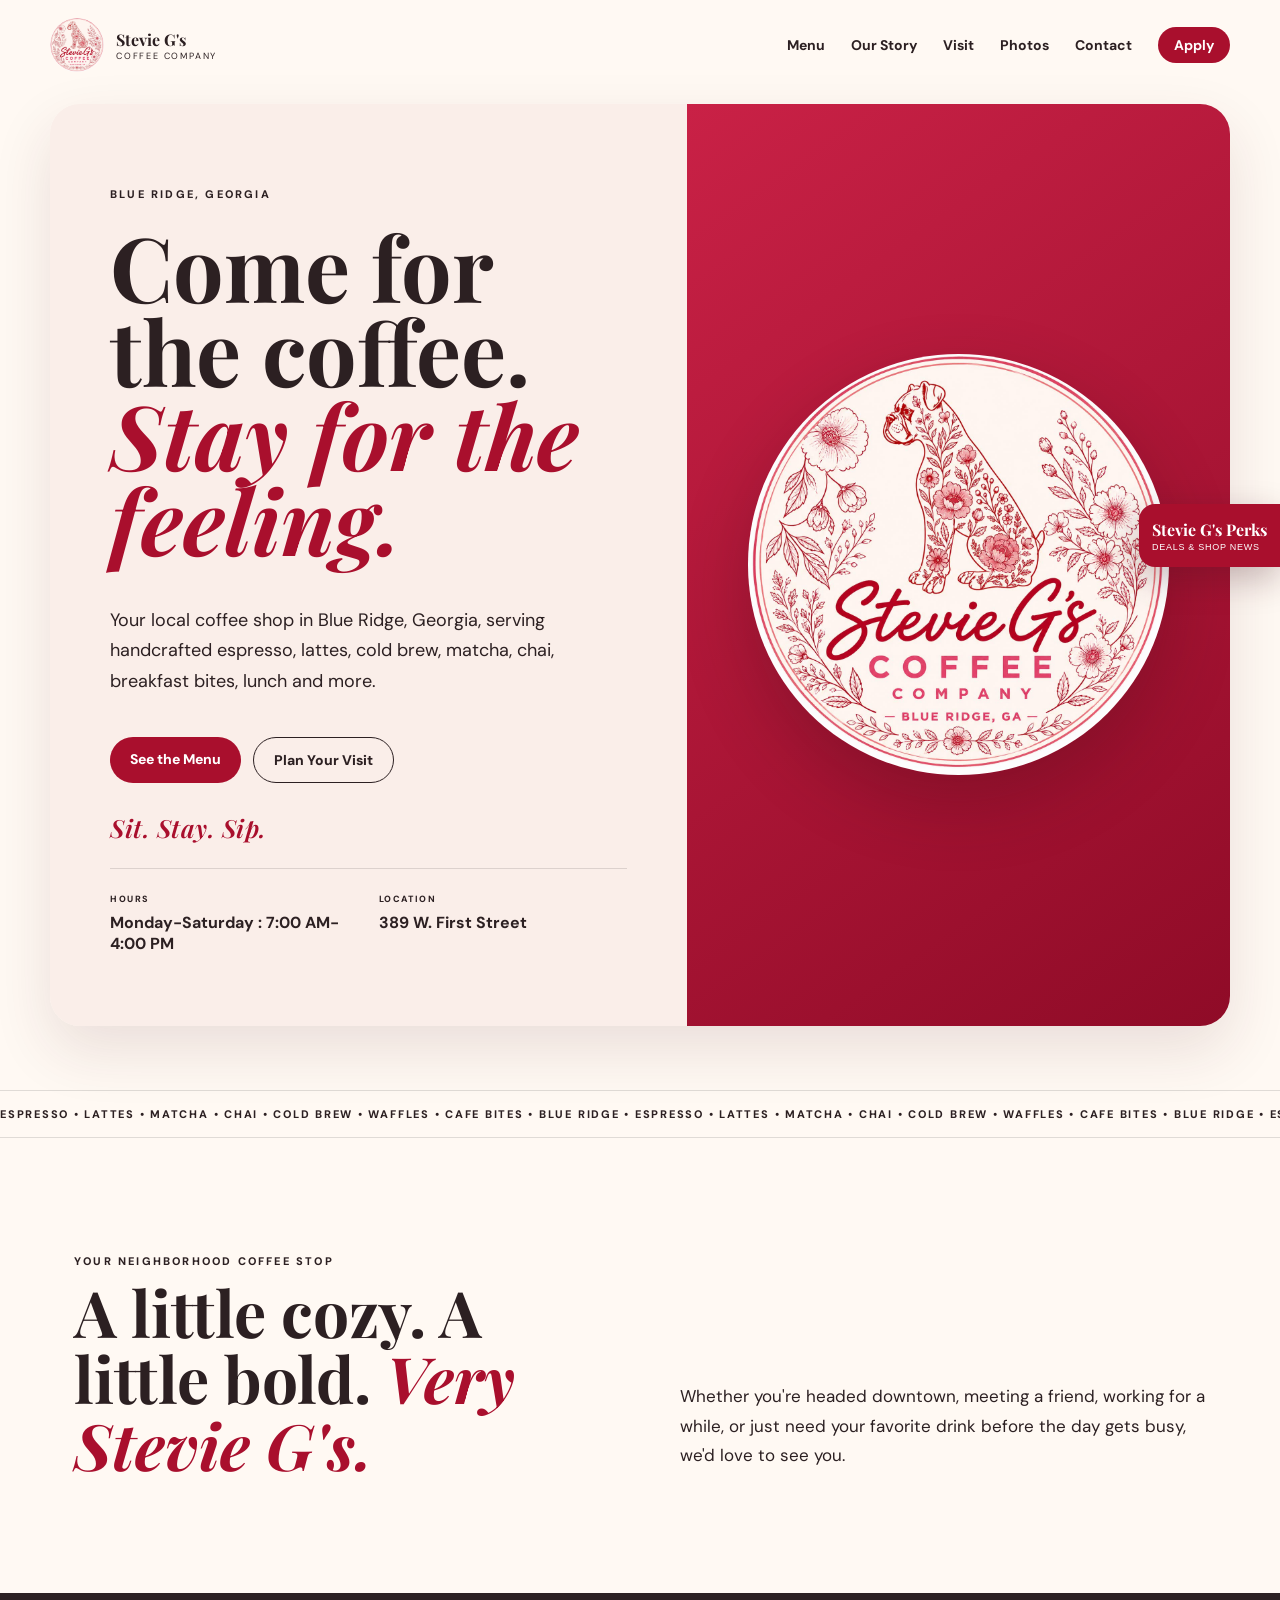
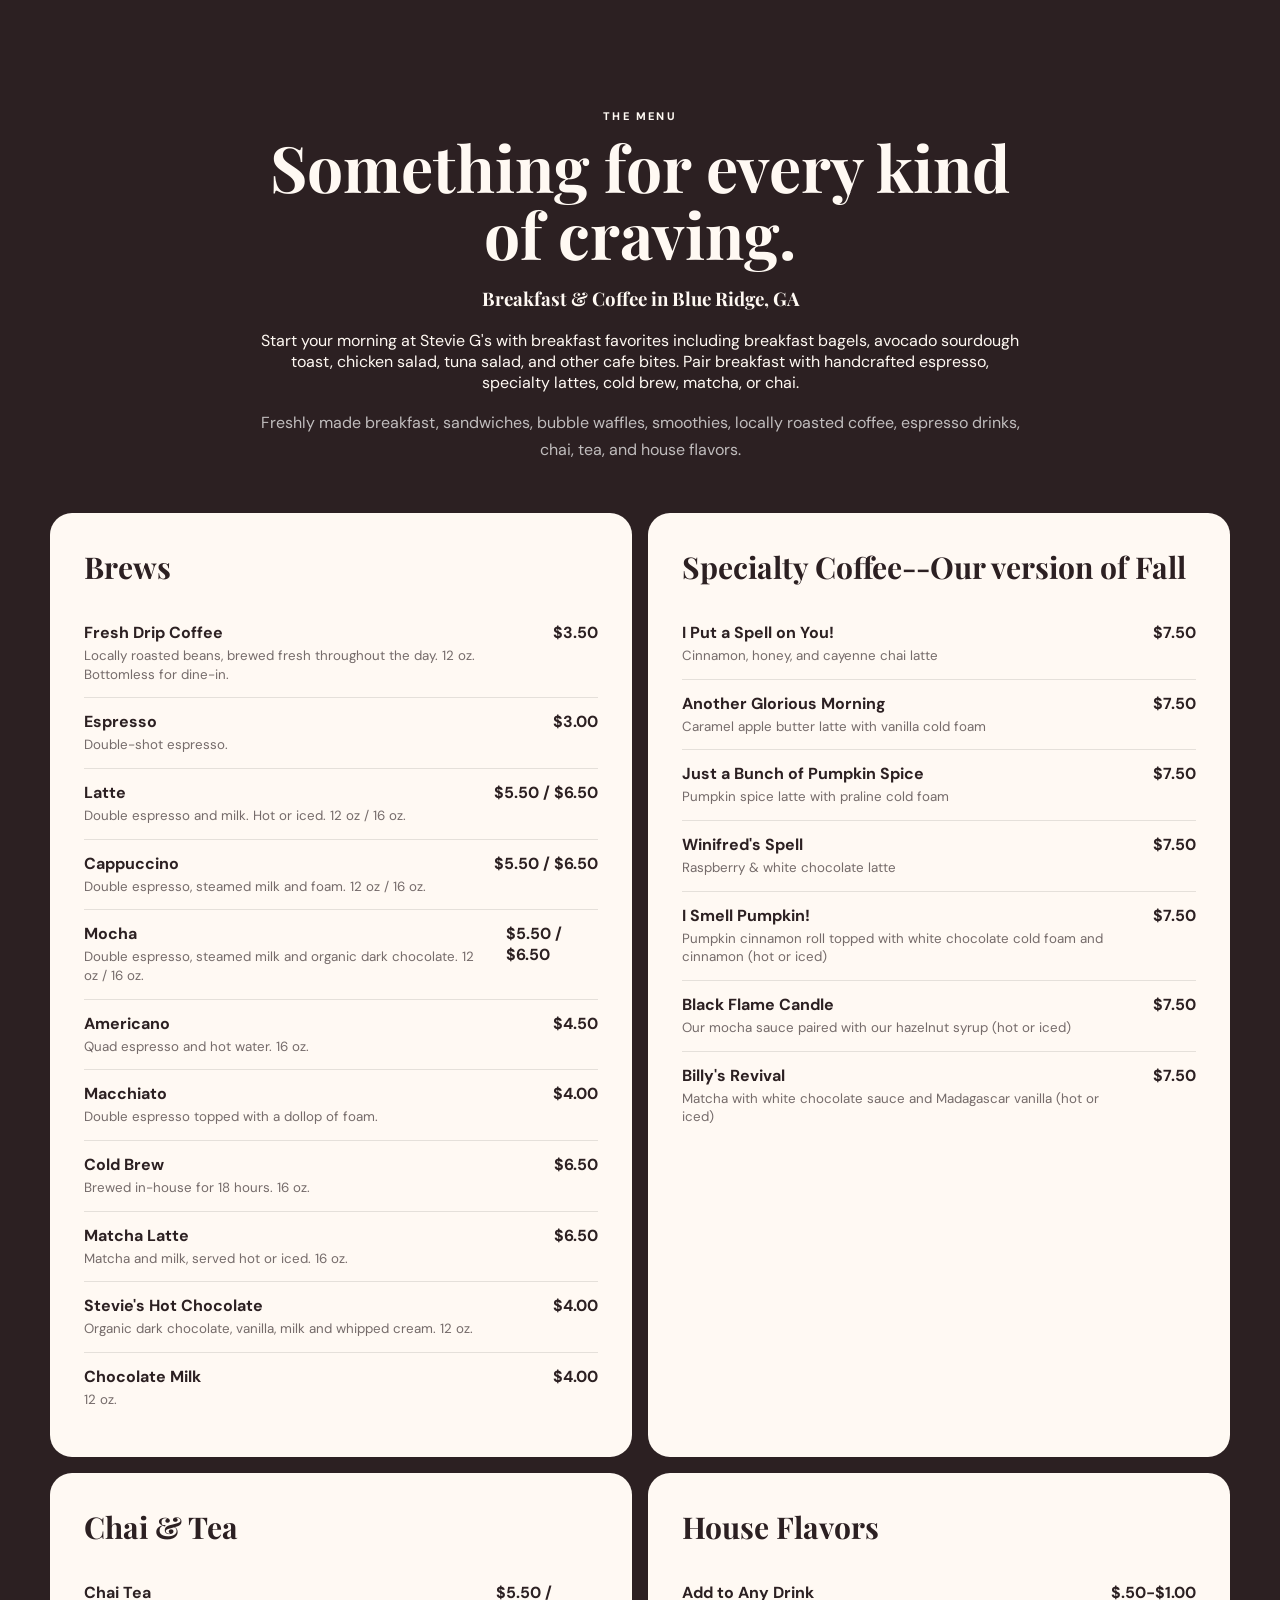
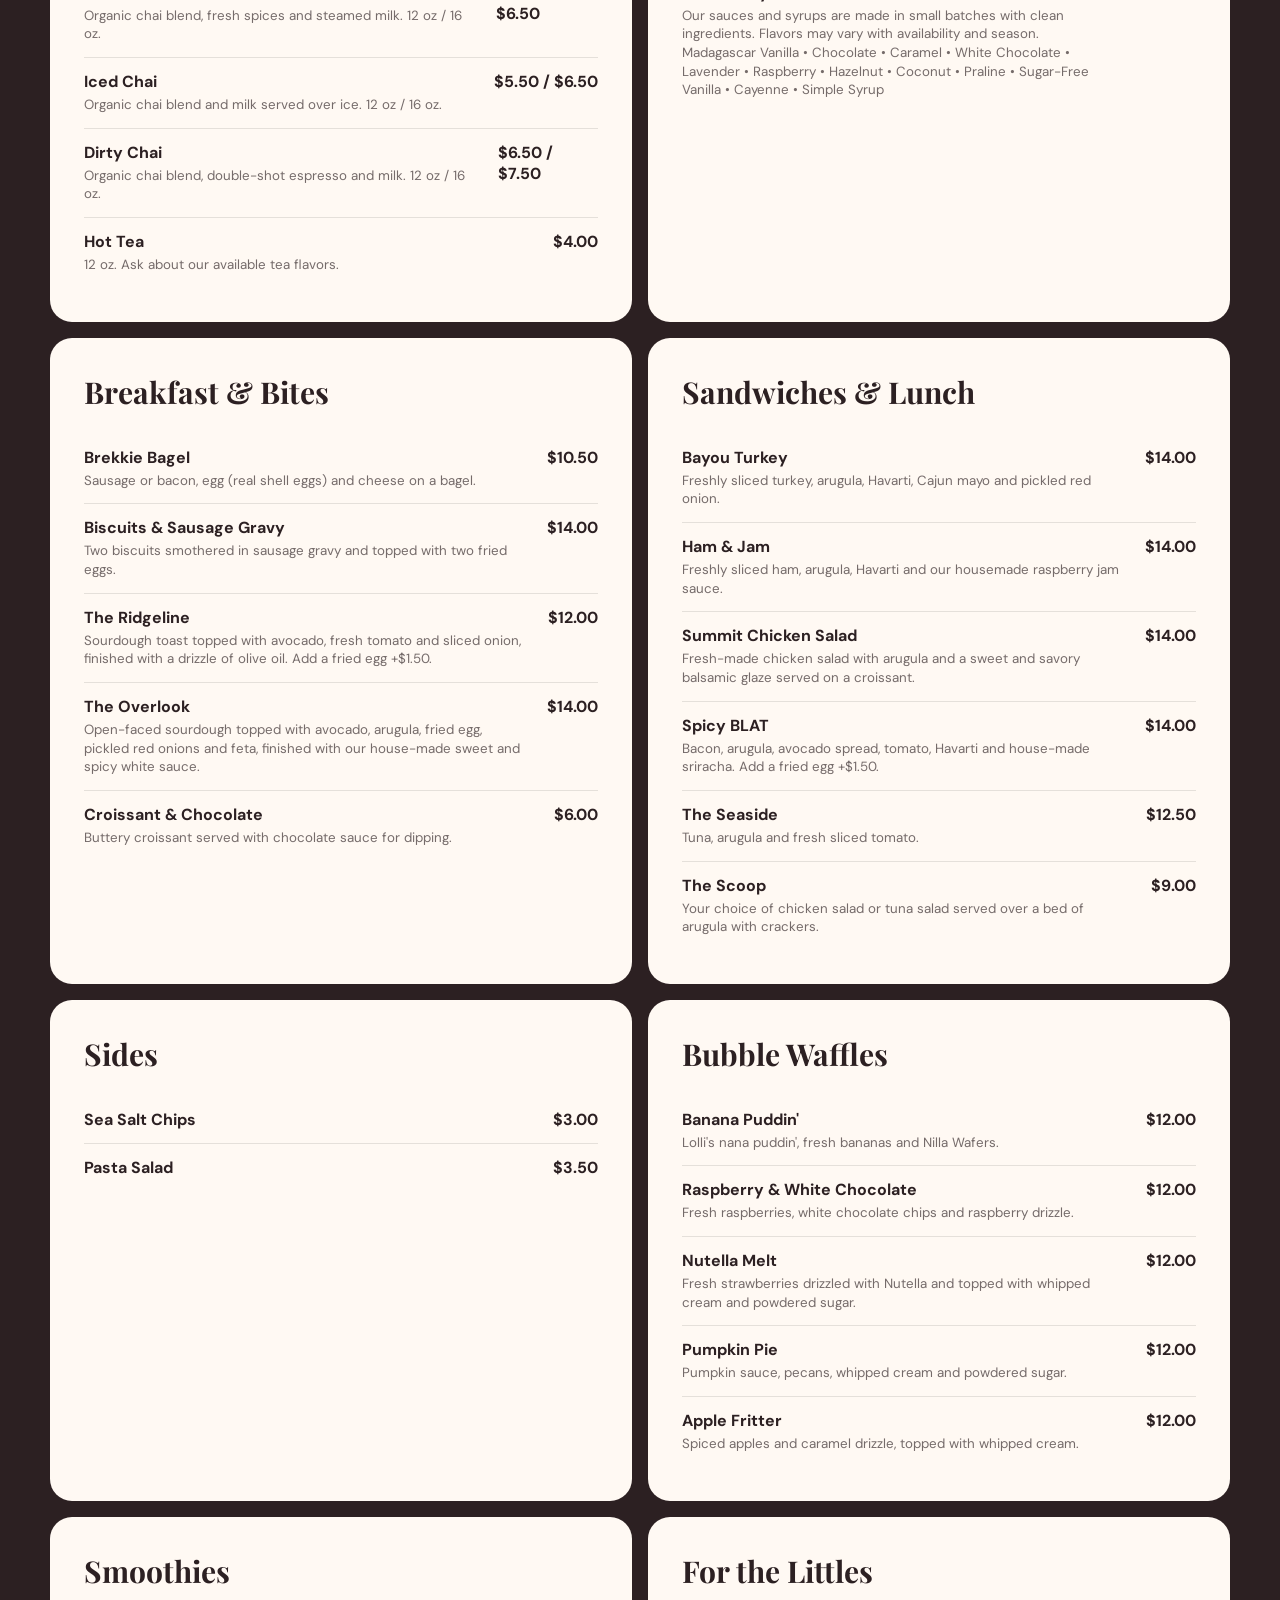
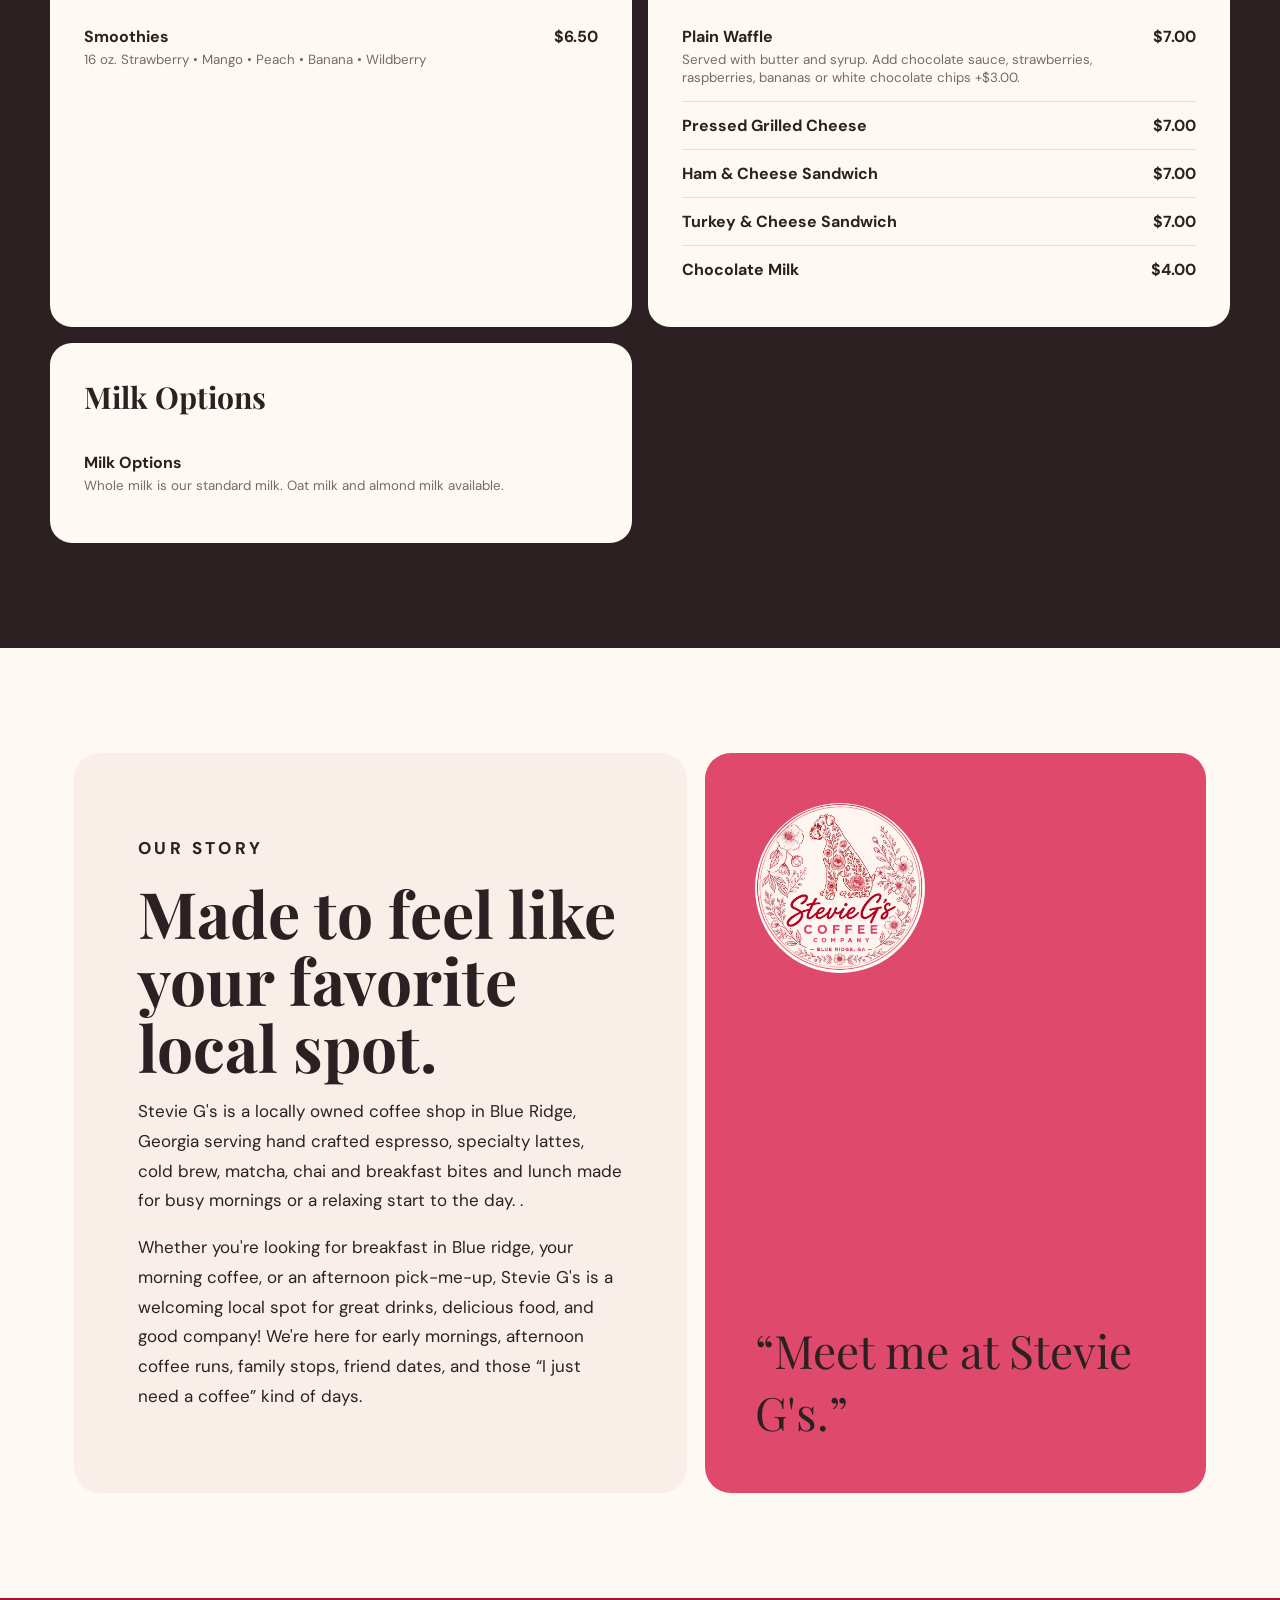
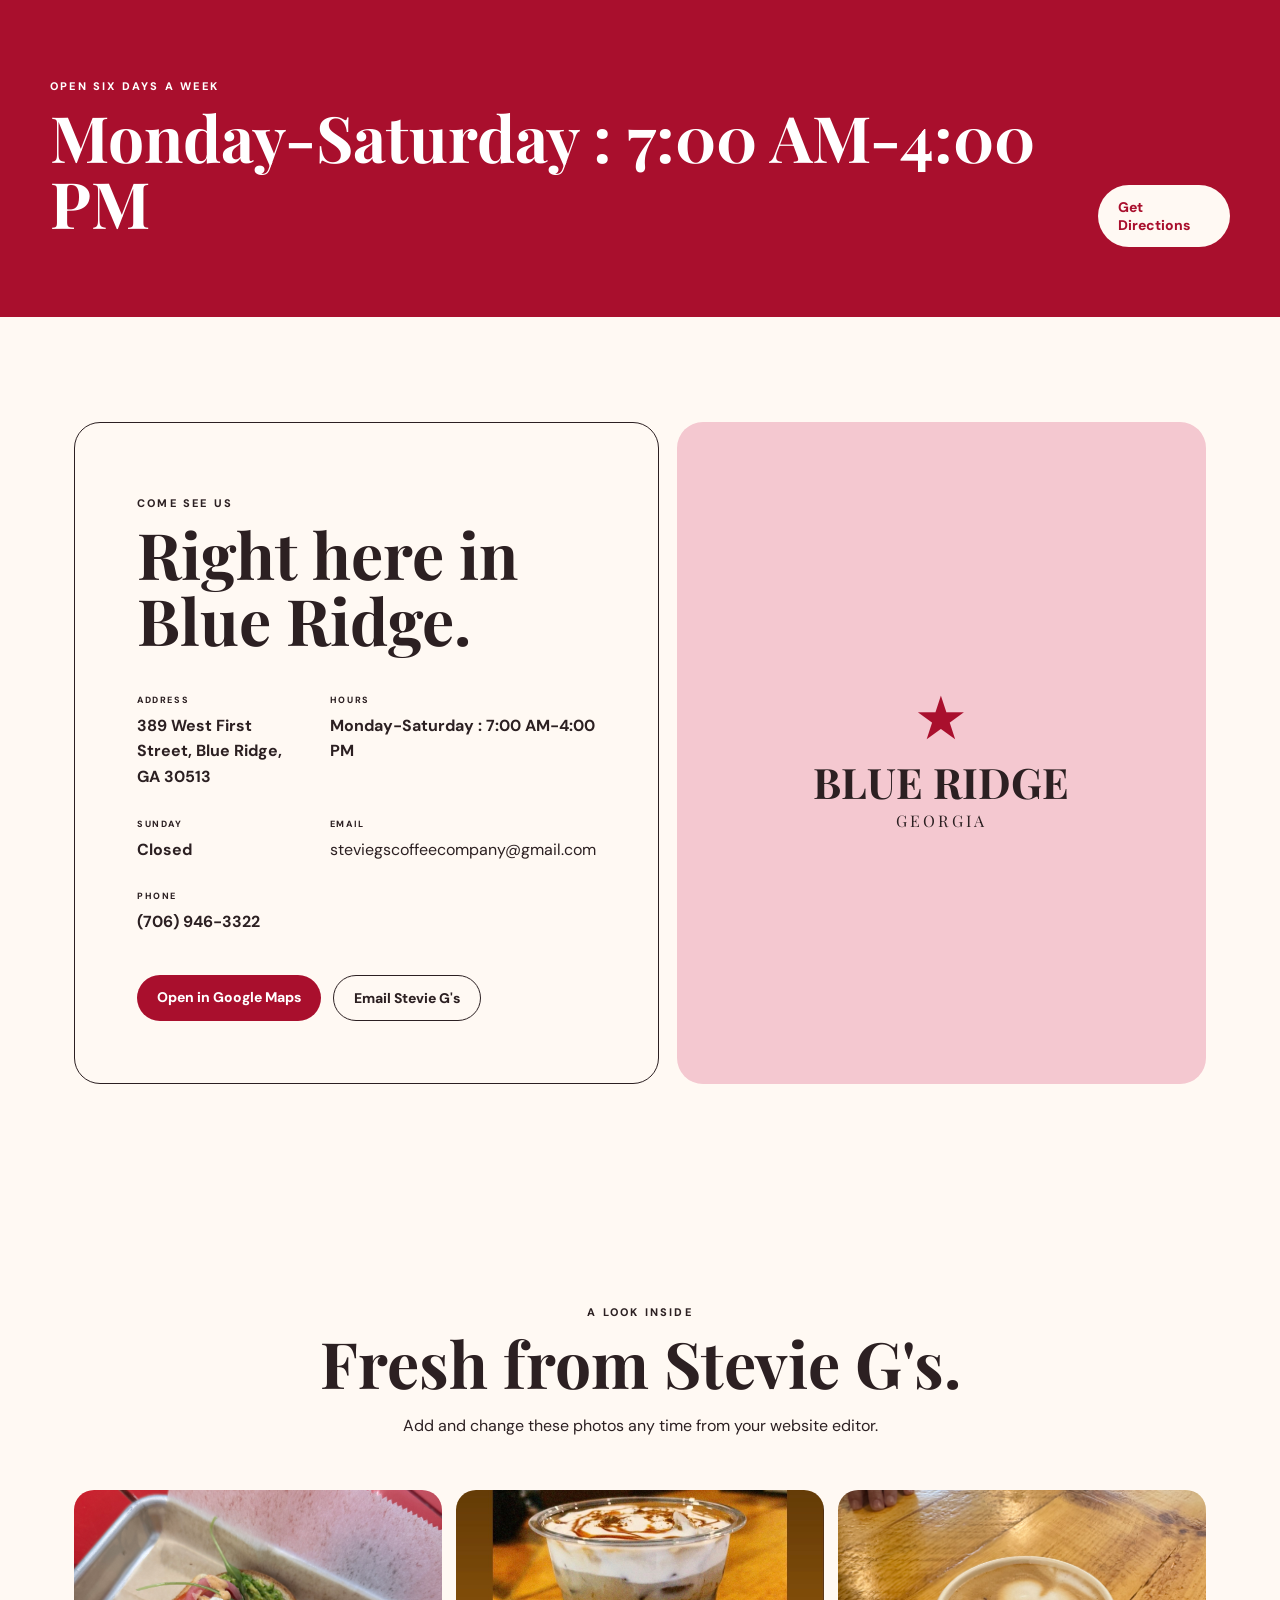
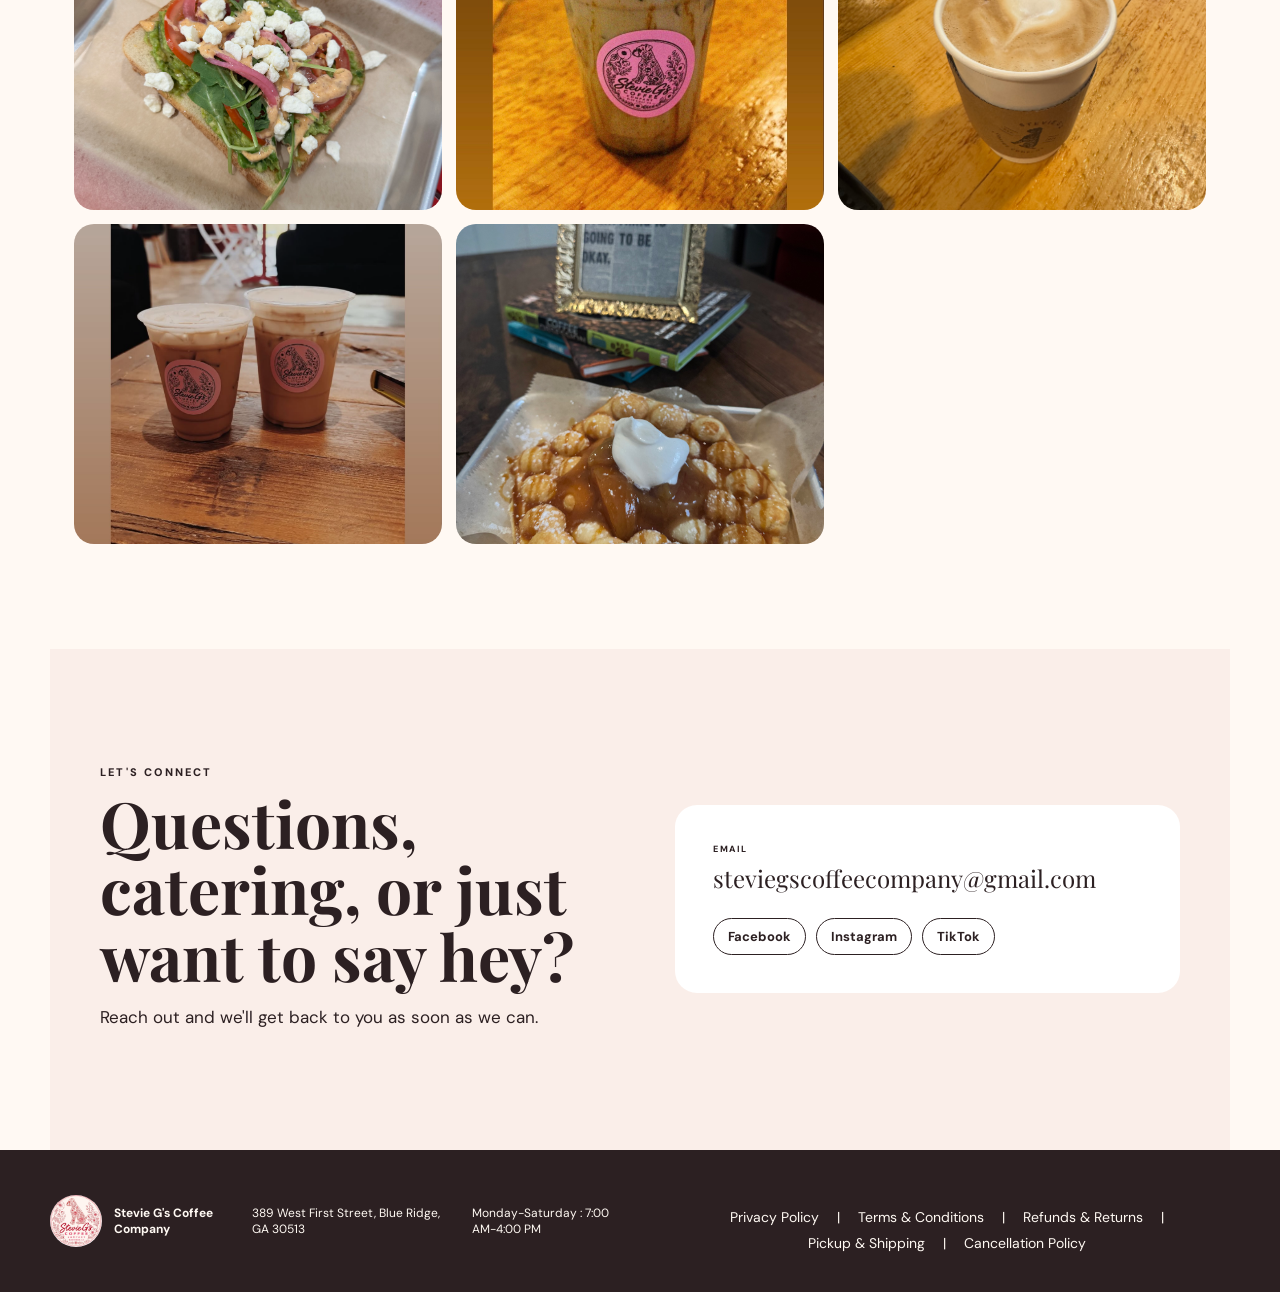
<file: index.html>
<!doctype html>
<html lang="en">
 <script type="application/ld+json">
{
  "@context": "https://schema.org",
  "@type": "CafeOrCoffeeShop",
  "name": "Stevie G's Coffee Company",
  "url": "https://steviegscoffee.com/",
  "logo": "https://steviegscoffee.com/stevie-gs-logo.jpg",
  "image": "https://steviegscoffee.com/stevie-gs-logo.jpg",
  "telephone": "+1-706-946-3322",
  "priceRange": "$$",
  "description": "Locally owned coffee shop in Blue Ridge, Georgia serving espresso, handcrafted lattes, cold brew, matcha, chai, breakfast and more.",
  "sameAs": [
    "https://www.facebook.com/steviegscoffee/",
    "https://www.instagram.com/steviegscoffeecompany",
    "https://www.tiktok.com/@stevie.gs.coffee"
  ],
  "address": {
    "@type": "PostalAddress",
    "streetAddress": "389 West First Street",
    "addressLocality": "Blue Ridge",
    "addressRegion": "GA",
    "postalCode": "30513",
    "addressCountry": "US"
  },
  "openingHoursSpecification": [
    {
      "@type": "OpeningHoursSpecification",
      "dayOfWeek": [
        "Monday",
        "Tuesday",
        "Wednesday",
        "Thursday",
        "Friday",
        "Saturday"
      ],
      "opens": "07:00",
      "closes": "16:00"
    }
  ],
  "areaServed": {
    "@type": "City",
    "name": "Blue Ridge"
  }
}
</script>
<head>
<meta charset="utf-8">
<meta name="viewport" content="width=device-width,initial-scale=1">
<meta name="theme-color" content="#a90f2d">
<title>Stevie G's Coffee Company | Coffee & Breakfast & Lunch in Blue Ridge, GA</title>
<meta name="description" content="Visit Stevie G's Coffee Company in Blue Ridge, GA for locally roasted coffee, espresso, specialty lattes, cold brew, matcha, chai, breakfast bagels, avocado toast, sandwiches and cafe bites.">
<link rel="preconnect" href="https://fonts.googleapis.com">
<link rel="preconnect" href="https://fonts.gstatic.com" crossorigin>
<link href="https://fonts.googleapis.com/css2?family=DM+Sans:wght@400;500;600;700&family=Playfair+Display:ital,wght@0,600;0,700;1,600&display=swap" rel="stylesheet">
<link rel="stylesheet" href="styles.css">
</head>
<body>
<header class="site-header">
  <a class="brand" href="#home">
    <img src="stevie-gs-logo.jpg" alt="Stevie G's Coffee Company logo">
    <span><strong>Stevie G's</strong><small>Coffee Company</small></span>
  </a>
  <button class="menu-toggle" aria-expanded="false">☰</button>
  <nav class="site-nav">
    <a href="#menu">Menu</a><a href="#about">Our Story</a><a href="#visit">Visit</a><a href="#gallery">Photos</a><a href="#contact">Contact</a><a class="nav-apply" href="application.html">Apply</a>
  </nav>
</header>

<main>
<section id="home" class="hero">
  <div class="hero-copy">
    <p class="eyebrow">BLUE RIDGE, GEORGIA</p>
    <h1 id="tagline">Come for the coffee.<br><em>Stay for the feeling.</em></h1>
    <p id="hero-text" class="hero-lede"></p>
    <div class="hero-actions">
      <a class="button primary" href="#menu">See the Menu</a>
      <a class="button secondary" href="#visit">Plan Your Visit</a>
    </div>
    <p class="hero-motto">Sit. Stay. Sip.</p>
    <div class="quick">
      <div><span>HOURS</span><strong id="hours-short"></strong></div>
      <div><span>LOCATION</span><strong>389 W. First Street</strong></div>
    </div>
  </div>
  <div class="hero-photo" id="hero-photo-wrap">
    <img id="hero-photo" src="stevie-gs-logo.jpg" alt="Stevie G's Coffee Company">
  </div>
</section>

<section class="ticker"><div><span>ESPRESSO • LATTES • MATCHA • CHAI • COLD BREW • WAFFLES • CAFE BITES • BLUE RIDGE • </span><span aria-hidden="true">ESPRESSO • LATTES • MATCHA • CHAI • COLD BREW • WAFFLES • CAFE BITES • BLUE RIDGE • </span><span aria-hidden="true">ESPRESSO • LATTES • MATCHA • CHAI • COLD BREW • WAFFLES • CAFE BITES • BLUE RIDGE • </span><span aria-hidden="true">ESPRESSO • LATTES • MATCHA • CHAI • COLD BREW • WAFFLES • CAFE BITES • BLUE RIDGE • </span><span aria-hidden="true">ESPRESSO • LATTES • MATCHA • CHAI • COLD BREW • WAFFLES • CAFE BITES • BLUE RIDGE • </span><span aria-hidden="true">ESPRESSO • LATTES • MATCHA • CHAI • COLD BREW • WAFFLES • CAFE BITES • BLUE RIDGE • </span></div></section>

<section class="welcome">
  <div>
    <p class="eyebrow">YOUR NEIGHBORHOOD COFFEE STOP</p>
    <h2>A little cozy. A little bold. <em>Very Stevie G's.</em></h2>
  </div>
  <p>Whether you're headed downtown, meeting a friend, working for a while, or just need your favorite drink before the day gets busy, we'd love to see you.</p>
</section>

<section id="menu" class="menu-section">
  <div class="heading light">
    <p class="eyebrow">THE MENU</p>
    <h2>Something for every kind of craving.</h2>
   <h3>Breakfast & Coffee in Blue Ridge, GA</h3>
<p>Start your morning at Stevie G's with breakfast favorites including breakfast bagels, avocado sourdough toast, chicken salad, tuna salad, and other cafe bites. Pair breakfast with handcrafted espresso, specialty lattes, cold brew, matcha, or chai.</p>
    <p id="menu-intro"></p>
  </div>
  <div id="menu-sections" class="menu-sections"></div>
</section>

<section id="about" class="story">
  <div class="story-copy">
    <p class="eyebrow">OUR STORY</p>
    <h2 id="about-title"></h2>
    <p id="about-1"></p>
    <p id="about-2"></p>
  </div>
  <div class="story-logo">
    <img src="stevie-gs-logo.jpg" alt="">
    <blockquote>“Meet me at Stevie G's.”</blockquote>
  </div>
</section>

<section class="hours-strip">
  <div><p class="eyebrow">OPEN SIX DAYS A WEEK</p><h2 id="hours-large"></h2></div>
  <a class="button cream" href="#visit">Get Directions</a>
</section>

<section id="visit" class="visit">
  <div class="visit-card">
    <p class="eyebrow">COME SEE US</p><h2>Right here in Blue Ridge.</h2>
    <div class="details">
      <div><span>ADDRESS</span><strong id="address"></strong></div>
      <div><span>HOURS</span><strong id="hours"></strong></div>
      <div><span>SUNDAY</span><strong id="sunday"></strong></div>
      <div><span>EMAIL</span><a id="email-link"></a></div>
     <div><span>PHONE</span><strong id="phone"></strong></div>
    </div>
    <div class="hero-actions">
      <a id="maps-link" class="button primary" target="_blank" rel="noopener">Open in Google Maps</a>
      <a id="email-button" class="button secondary">Email Stevie G's</a>
      <a id="order-button" class="button secondary hidden" target="_blank" rel="noopener">Order Online</a>
    </div>
  </div>
  <div class="map-card"><div class="pin">★</div><strong>BLUE RIDGE</strong><span>GEORGIA</span></div>
</section>

<section id="gallery" class="gallery">
  <div class="heading">
    <p class="eyebrow">A LOOK INSIDE</p><h2>Fresh from Stevie G's.</h2>
    <p>Add and change these photos any time from your website editor.</p>
  </div>
  <div id="gallery-grid" class="gallery-grid"></div>
</section>

<section id="contact" class="contact">
  <div>
    <p class="eyebrow">LET'S CONNECT</p><h2>Questions, catering, or just want to say hey?</h2>
    <p>Reach out and we'll get back to you as soon as we can.</p>
  </div>
  <div class="contact-card">
    <span>EMAIL</span><a id="contact-email"></a>
    <div id="social-links" class="social-links"></div>
  </div>
</section>
</main>

<footer>
  <div class="footer-brand"><img src="stevie-gs-logo.jpg" alt=""><strong>Stevie G's Coffee Company</strong></div>
  <p id="footer-address"></p><p id="footer-hours"></p>
  <div class="policy-links" style="display:flex; flex-wrap:wrap; justify-content:center; gap:8px 18px; margin-top:18px; font-size:14px;">
  <a href="privacy.html">Privacy Policy</a>
  <span>|</span>
  <a href="terms.html">Terms &amp; Conditions</a>
  <span>|</span>
  <a href="refunds.html">Refunds &amp; Returns</a>
  <span>|</span>
  <a href="shipping.html">Pickup &amp; Shipping</a>
  <span>|</span>
  <a href="cancellations.html">Cancellation Policy</a>
</div>
</footer>

<button class="deals-tab" id="deals-tab" type="button" aria-controls="deals-popup" aria-expanded="false">
  <span>Stevie G's Perks</span>
  <small>Deals &amp; shop news</small>
</button>

<div class="deals-overlay" id="deals-popup" hidden>
  <section class="deals-dialog" role="dialog" aria-modal="true" aria-labelledby="deals-title" aria-describedby="deals-copy">
    <button class="deals-close" id="deals-close" type="button" aria-label="Close deals signup">&times;</button>
    <div class="deals-stamp" aria-hidden="true">SG</div>
    <p class="eyebrow">A LITTLE SOMETHING EXTRA</p>
    <h2 id="deals-title">Get the good stuff.</h2>
    <p id="deals-copy">Be first in line for deals, seasonal drinks, promotions, and news from Stevie G's.</p>
    <form id="deals-form" name="stevie-gs-perks" method="POST" data-netlify="true" netlify-honeypot="bot-field" novalidate>
      <input type="hidden" name="form-name" value="stevie-gs-perks">
      <input type="hidden" name="subject" value="New Stevie G's Perks signup">
      <p class="bot-field" aria-hidden="true"><label>Leave this field empty <input name="bot-field" tabindex="-1" autocomplete="off"></label></p>
      <div class="deals-fields">
        <label><span>Email address</span><input id="deals-email" type="email" name="email" autocomplete="email" placeholder="you@example.com"></label>
        <span class="field-divider">or</span>
        <label><span>Phone number</span><input id="deals-phone" type="tel" name="phone" autocomplete="tel" inputmode="tel" placeholder="(706) 555-0123"></label>
      </div>
      <p class="form-error" id="deals-error" role="alert" hidden></p>
      <label class="consent-row"><input id="deals-consent" type="checkbox" name="marketing-consent" value="Yes" required><span>I agree to receive promotional emails or texts from Stevie G's at the contact information provided. Message and data rates may apply. I can unsubscribe at any time.</span></label>
      <button class="button primary deals-submit" type="submit">Keep me in the loop</button>
      <p class="deals-fine-print">No spam—just coffee-shop news worth opening.</p>
    </form>
    <div class="deals-success" id="deals-success" role="status" hidden>
      <strong>You're on the list.</strong>
      <p>Thanks for joining the Stevie G's circle. Keep an eye on your inbox or phone.</p>
      <button class="button secondary" id="deals-done" type="button">Back to the site</button>
    </div>
  </section>
</div>
<script src="script.js"></script>
</body>
</html>
</file>
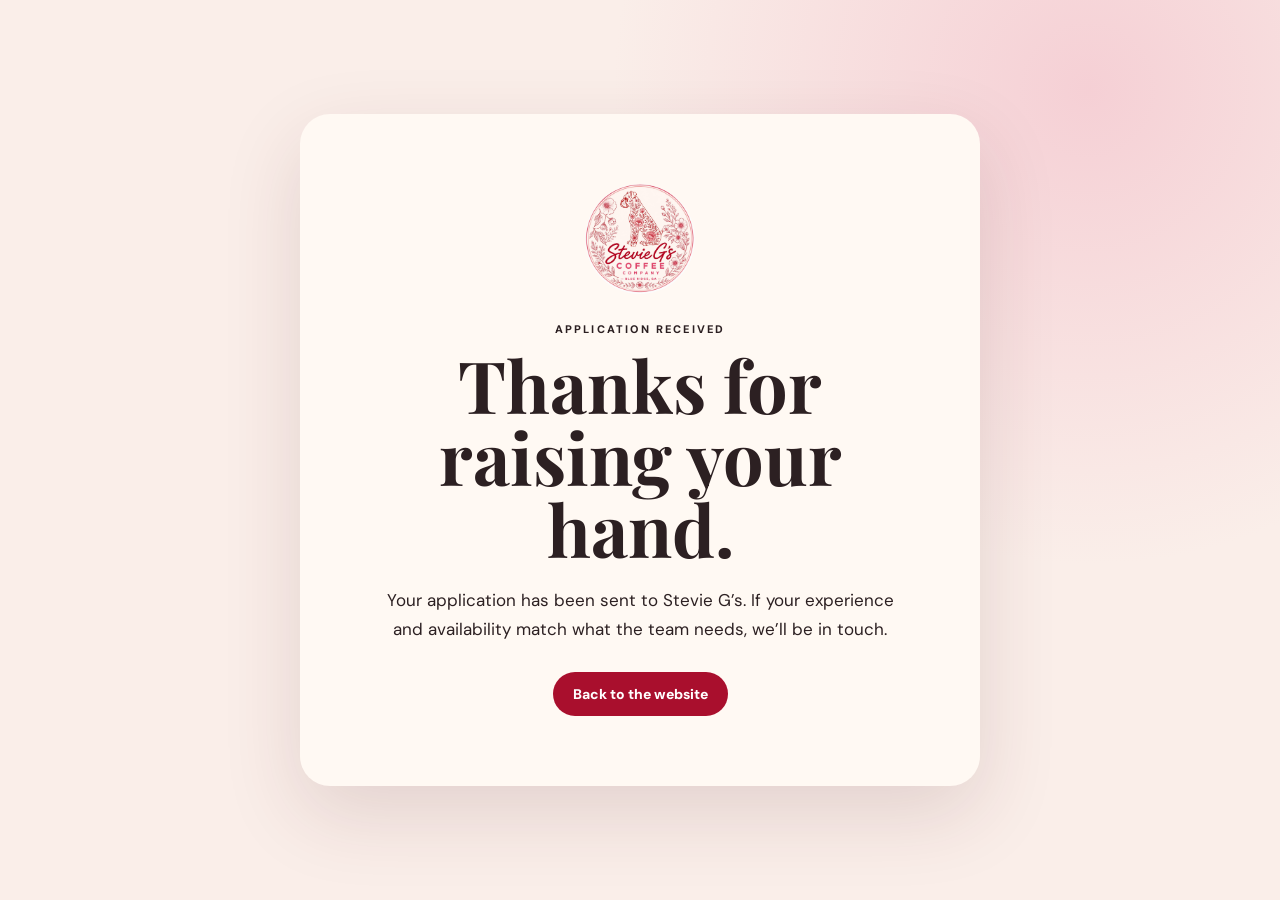
<file: application-thanks.html>
<!doctype html>
<html lang="en">
<head>
  <meta charset="utf-8">
  <meta name="viewport" content="width=device-width,initial-scale=1">
  <meta name="theme-color" content="#a90f2d">
  <title>Application Received | Stevie G's Coffee Company</title>
  <link rel="preconnect" href="https://fonts.googleapis.com">
  <link rel="preconnect" href="https://fonts.gstatic.com" crossorigin>
  <link href="https://fonts.googleapis.com/css2?family=DM+Sans:wght@400;500;600;700&family=Playfair+Display:ital,wght@0,600;0,700;1,600&display=swap" rel="stylesheet">
  <link rel="stylesheet" href="styles.css">
</head>
<body class="thanks-page">
  <main class="thanks-card">
    <img src="stevie-gs-logo.jpg" alt="Stevie G's Coffee Company logo">
    <p class="eyebrow">APPLICATION RECEIVED</p>
    <h1>Thanks for raising your hand.</h1>
    <p>Your application has been sent to Stevie G’s. If your experience and availability match what the team needs, we’ll be in touch.</p>
    <a class="button primary" href="index.html">Back to the website</a>
  </main>
</body>
</html>
</file>
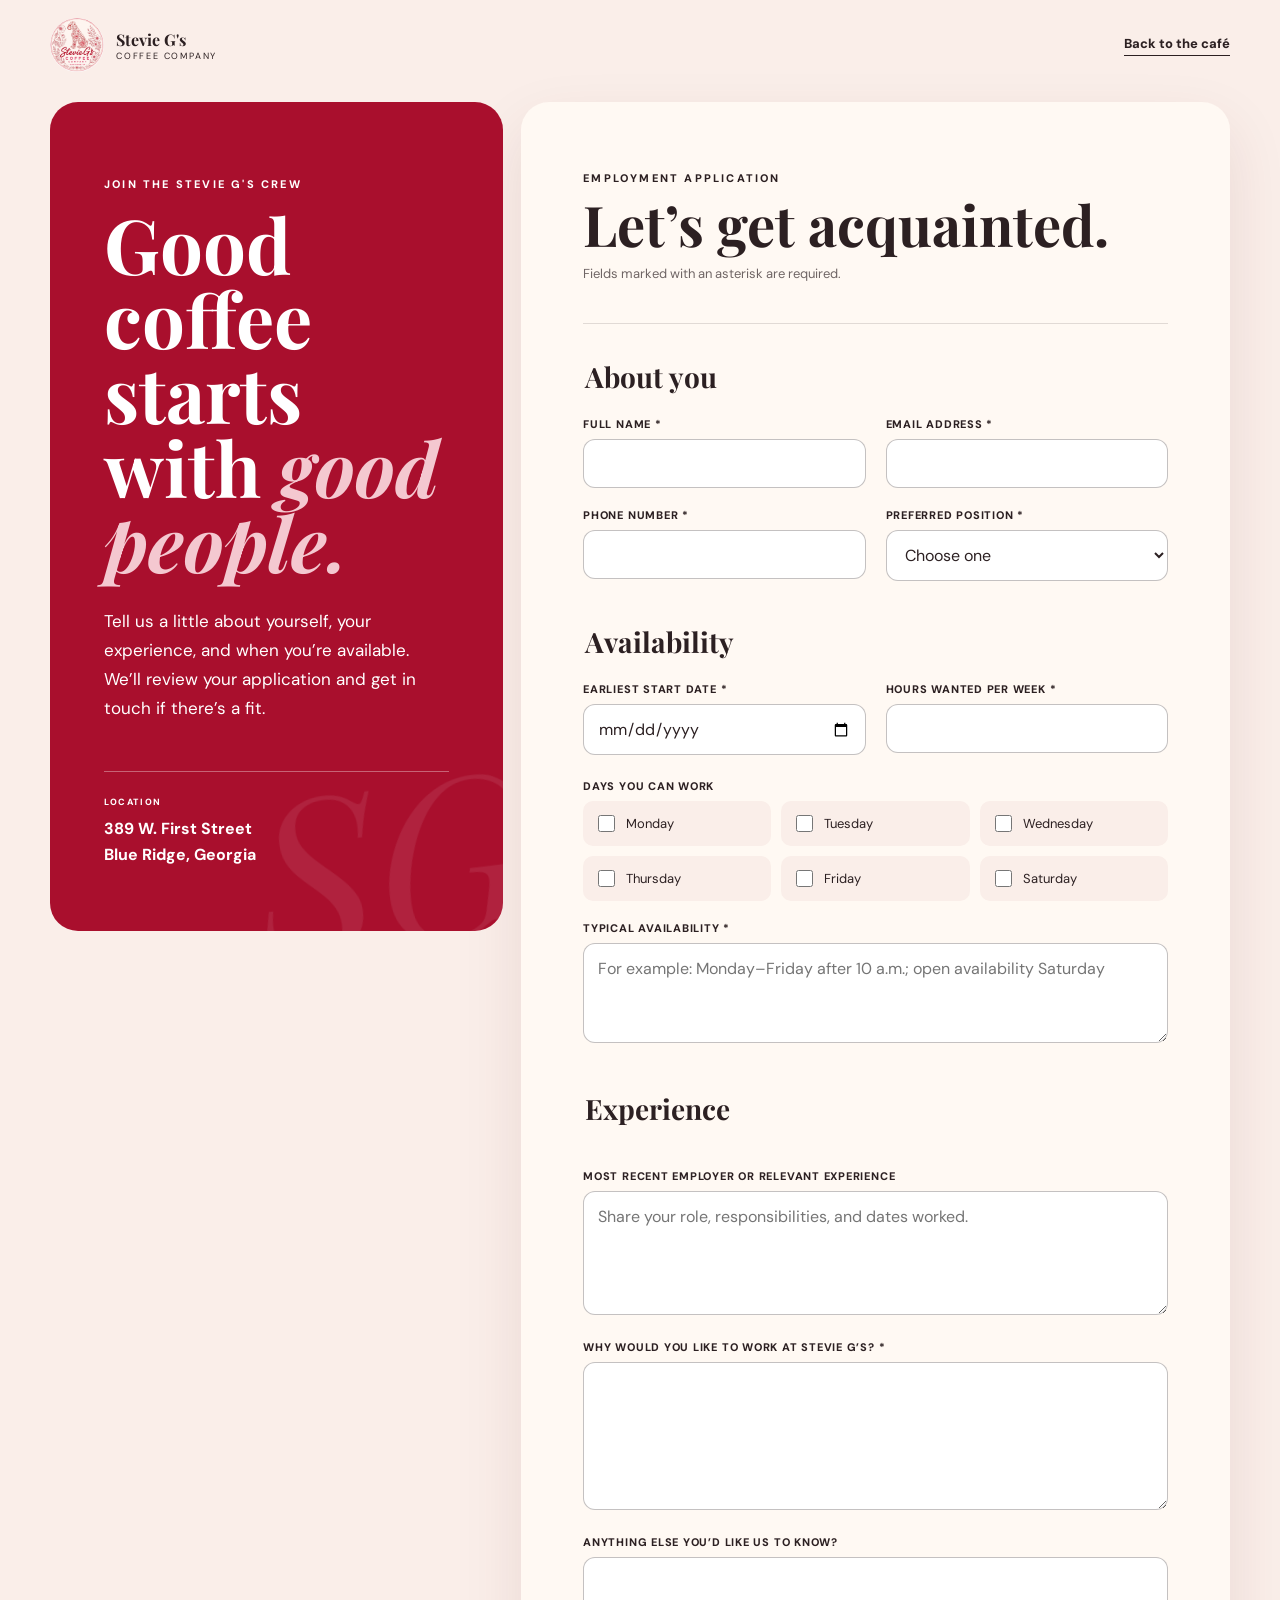
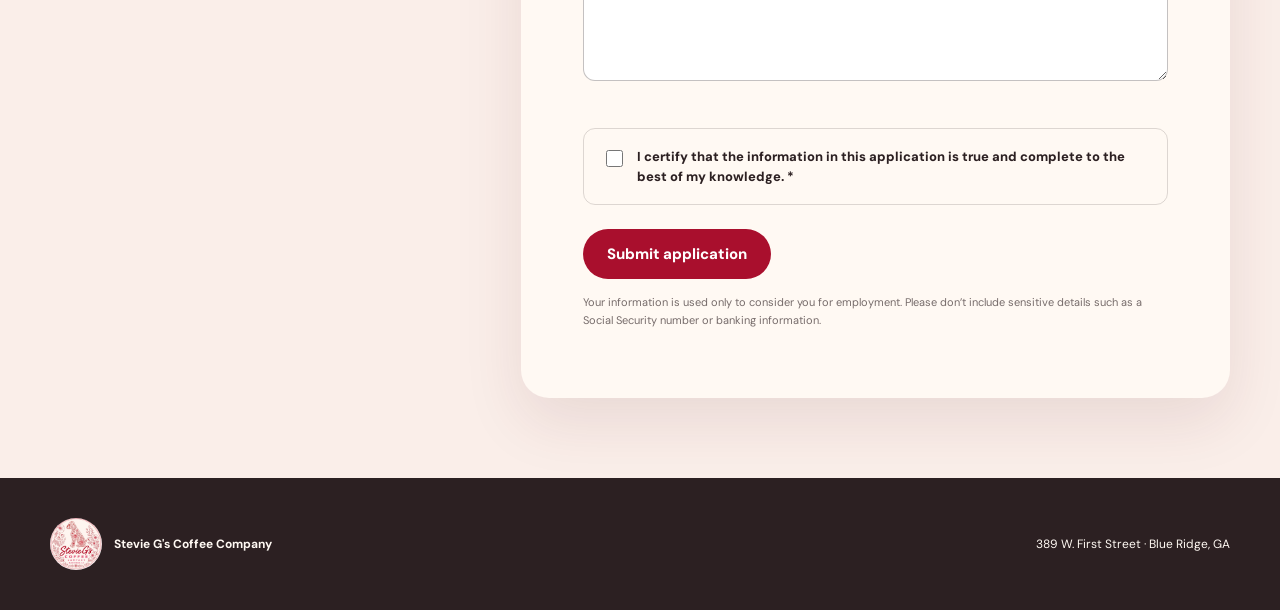
<file: application.html>
<!doctype html>
<html lang="en">
<head>
  <meta charset="utf-8">
  <meta name="viewport" content="width=device-width,initial-scale=1">
  <meta name="theme-color" content="#a90f2d">
  <title>Job Application | Stevie G's Coffee Company</title>
  <meta name="description" content="Apply to join the team at Stevie G's Coffee Company in Blue Ridge, Georgia.">
  <link rel="preconnect" href="https://fonts.googleapis.com">
  <link rel="preconnect" href="https://fonts.gstatic.com" crossorigin>
  <link href="https://fonts.googleapis.com/css2?family=DM+Sans:wght@400;500;600;700&family=Playfair+Display:ital,wght@0,600;0,700;1,600&display=swap" rel="stylesheet">
  <link rel="stylesheet" href="styles.css">
</head>
<body class="application-page">
  <header class="site-header application-header">
    <a class="brand" href="index.html">
      <img src="stevie-gs-logo.jpg" alt="Stevie G's Coffee Company logo">
      <span><strong>Stevie G's</strong><small>Coffee Company</small></span>
    </a>
    <a class="back-link" href="index.html">Back to the café</a>
  </header>

  <main class="application-main">
    <section class="application-intro">
      <p class="eyebrow">JOIN THE STEVIE G'S CREW</p>
      <h1>Good coffee starts with <em>good people.</em></h1>
      <p>Tell us a little about yourself, your experience, and when you’re available. We’ll review your application and get in touch if there’s a fit.</p>
      <div class="application-note">
        <span>LOCATION</span>
        <strong>389 W. First Street<br>Blue Ridge, Georgia</strong>
      </div>
    </section>

    <section class="application-form-wrap" aria-labelledby="application-title">
      <div class="form-heading">
        <p class="eyebrow">EMPLOYMENT APPLICATION</p>
        <h2 id="application-title">Let’s get acquainted.</h2>
        <p>Fields marked with an asterisk are required.</p>
      </div>
      <form class="job-application" name="job-application" method="POST" action="/application-thanks" data-netlify="true" netlify-honeypot="bot-field">
        <input type="hidden" name="form-name" value="job-application">
        <input type="hidden" name="subject" value="New job application from Stevie G's website">
        <p class="bot-field" aria-hidden="true"><label>Leave this field empty <input name="bot-field" tabindex="-1" autocomplete="off"></label></p>

        <fieldset>
          <legend>About you</legend>
          <div class="form-grid two-column">
            <label><span>Full name *</span><input type="text" name="name" autocomplete="name" required></label>
            <label><span>Email address *</span><input type="email" name="email" autocomplete="email" required></label>
            <label><span>Phone number *</span><input type="tel" name="phone" autocomplete="tel" required></label>
            <label><span>Preferred position *</span>
              <select name="position" required>
                <option value="">Choose one</option>
                <option>Barista</option>
                <option>Kitchen / food prep</option>
                <option>Shift lead</option>
                <option>Any available position</option>
              </select>
            </label>
          </div>
        </fieldset>

        <fieldset>
          <legend>Availability</legend>
          <div class="form-grid two-column">
            <label><span>Earliest start date *</span><input type="date" name="start-date" required></label>
            <label><span>Hours wanted per week *</span><input type="number" name="hours-per-week" min="1" max="60" inputmode="numeric" required></label>
          </div>
          <div class="availability-group">
            <span class="field-label">Days you can work</span>
            <div class="check-grid">
              <label><input type="checkbox" name="available-days" value="Monday"> Monday</label>
              <label><input type="checkbox" name="available-days" value="Tuesday"> Tuesday</label>
              <label><input type="checkbox" name="available-days" value="Wednesday"> Wednesday</label>
              <label><input type="checkbox" name="available-days" value="Thursday"> Thursday</label>
              <label><input type="checkbox" name="available-days" value="Friday"> Friday</label>
              <label><input type="checkbox" name="available-days" value="Saturday"> Saturday</label>
            </div>
          </div>
          <label class="full-field"><span>Typical availability *</span><textarea name="availability" rows="3" placeholder="For example: Monday–Friday after 10 a.m.; open availability Saturday" required></textarea></label>
        </fieldset>

        <fieldset>
          <legend>Experience</legend>
          <label class="full-field"><span>Most recent employer or relevant experience</span><textarea name="experience" rows="4" placeholder="Share your role, responsibilities, and dates worked."></textarea></label>
          <label class="full-field"><span>Why would you like to work at Stevie G’s? *</span><textarea name="why-stevie-gs" rows="5" required></textarea></label>
          <label class="full-field"><span>Anything else you’d like us to know?</span><textarea name="additional-information" rows="4"></textarea></label>
        </fieldset>

        <label class="certification-row"><input type="checkbox" name="certification" value="I certify" required><span>I certify that the information in this application is true and complete to the best of my knowledge. *</span></label>
        <button class="button primary application-submit" type="submit">Submit application</button>
        <p class="form-privacy">Your information is used only to consider you for employment. Please don’t include sensitive details such as a Social Security number or banking information.</p>
      </form>
    </section>
  </main>

  <footer class="application-footer">
    <div class="footer-brand"><img src="stevie-gs-logo.jpg" alt=""><strong>Stevie G's Coffee Company</strong></div>
    <p>389 W. First Street · Blue Ridge, GA</p>
  </footer>
</body>
</html>
</file>
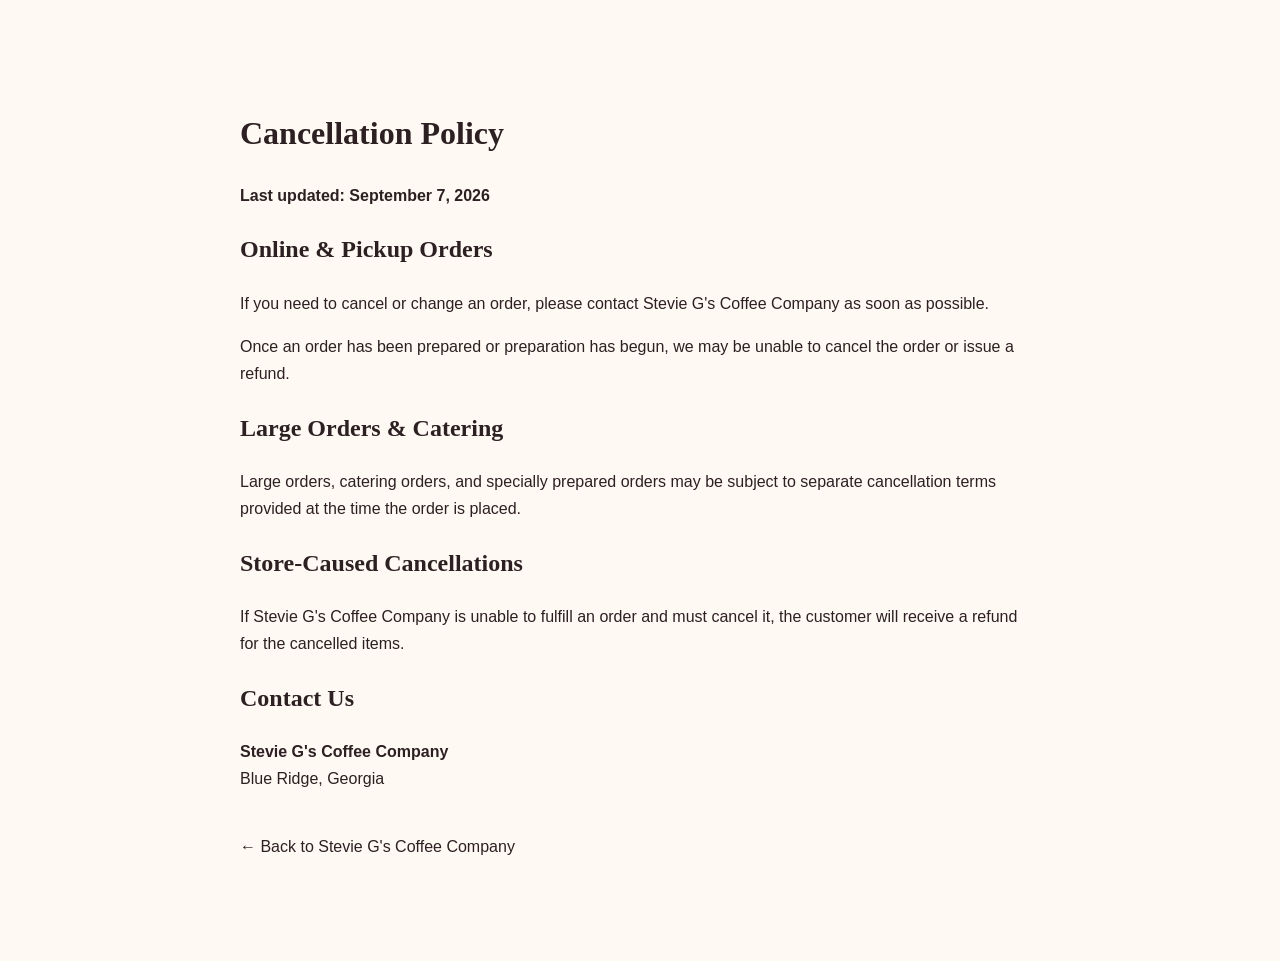
<file: cancellations.html>
<!DOCTYPE html>
<html lang="en">
<head>
  <meta charset="UTF-8">
  <meta name="viewport" content="width=device-width, initial-scale=1.0">
  <title>Cancellation Policy | Stevie G's Coffee Company</title>
  <link rel="stylesheet" href="styles.css">
</head>

<body>

<main style="max-width: 850px; margin: 60px auto; padding: 25px; line-height: 1.7;">

  <h1>Cancellation Policy</h1>
  <p><strong>Last updated: September 7, 2026</strong></p>

  <h2>Online & Pickup Orders</h2>
  <p>
    If you need to cancel or change an order, please contact Stevie G's
    Coffee Company as soon as possible.
  </p>

  <p>
    Once an order has been prepared or preparation has begun, we may be
    unable to cancel the order or issue a refund.
  </p>

  <h2>Large Orders & Catering</h2>
  <p>
    Large orders, catering orders, and specially prepared orders may be
    subject to separate cancellation terms provided at the time the order
    is placed.
  </p>

  <h2>Store-Caused Cancellations</h2>
  <p>
    If Stevie G's Coffee Company is unable to fulfill an order and must
    cancel it, the customer will receive a refund for the cancelled items.
  </p>

  <h2>Contact Us</h2>
  <p>
    <strong>Stevie G's Coffee Company</strong><br>
    Blue Ridge, Georgia
  </p>

  <p style="margin-top:40px;">
    <a href="index.html">← Back to Stevie G's Coffee Company</a>
  </p>

</main>

</body>
</html>
</file>
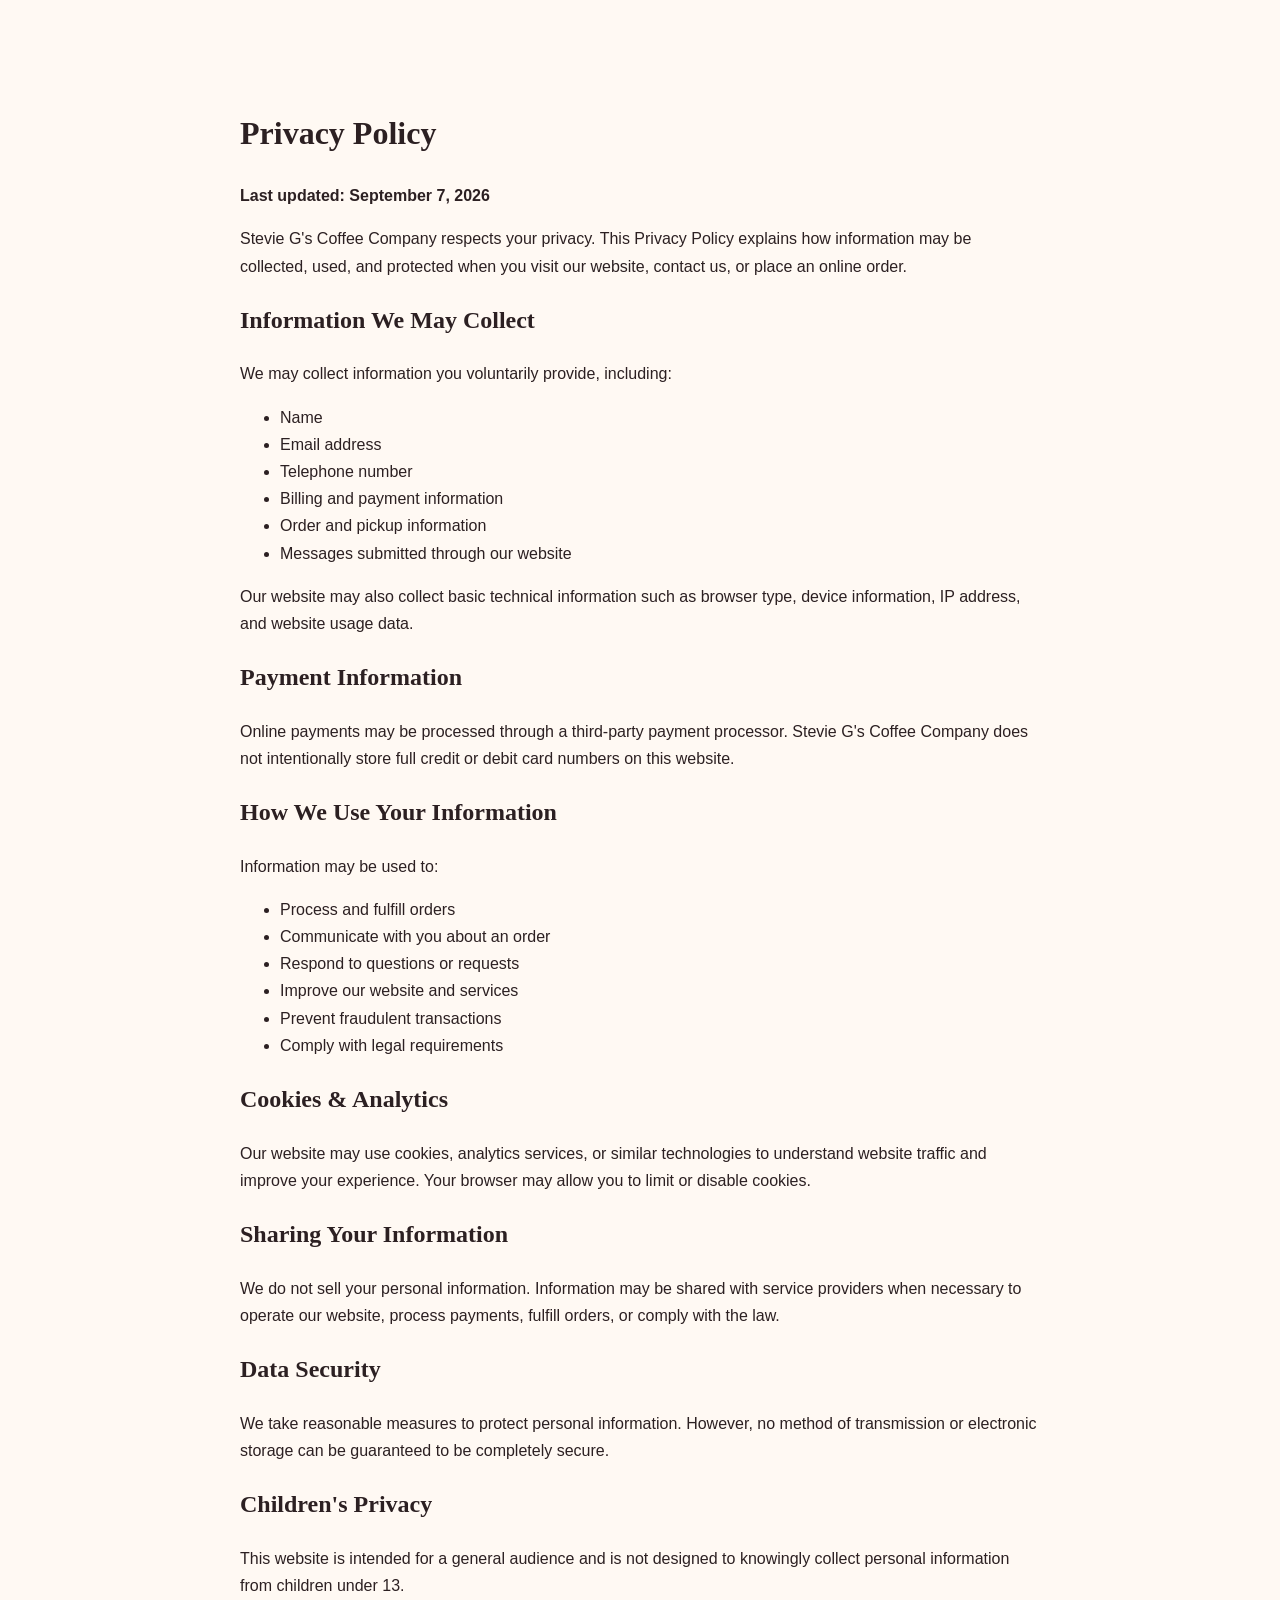
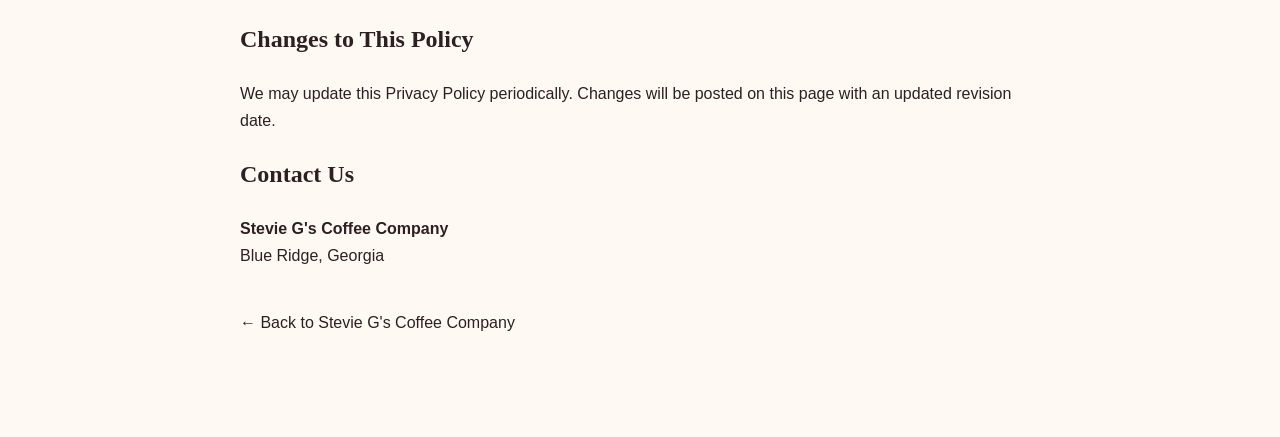
<file: privacy.html>
<!DOCTYPE html>
<html lang="en">
<head>
  <meta charset="UTF-8">
  <meta name="viewport" content="width=device-width, initial-scale=1.0">
  <title>Privacy Policy | Stevie G's Coffee Company</title>
  <link rel="stylesheet" href="styles.css">
</head>

<body>

<main style="max-width: 850px; margin: 60px auto; padding: 25px; line-height: 1.7;">

  <h1>Privacy Policy</h1>
  <p><strong>Last updated: September 7, 2026</strong></p>

  <p>
    Stevie G's Coffee Company respects your privacy. This Privacy Policy
    explains how information may be collected, used, and protected when
    you visit our website, contact us, or place an online order.
  </p>

  <h2>Information We May Collect</h2>
  <p>We may collect information you voluntarily provide, including:</p>

  <ul>
    <li>Name</li>
    <li>Email address</li>
    <li>Telephone number</li>
    <li>Billing and payment information</li>
    <li>Order and pickup information</li>
    <li>Messages submitted through our website</li>
  </ul>

  <p>
    Our website may also collect basic technical information such as
    browser type, device information, IP address, and website usage data.
  </p>

  <h2>Payment Information</h2>
  <p>
    Online payments may be processed through a third-party payment
    processor. Stevie G's Coffee Company does not intentionally store
    full credit or debit card numbers on this website.
  </p>

  <h2>How We Use Your Information</h2>
  <p>Information may be used to:</p>

  <ul>
    <li>Process and fulfill orders</li>
    <li>Communicate with you about an order</li>
    <li>Respond to questions or requests</li>
    <li>Improve our website and services</li>
    <li>Prevent fraudulent transactions</li>
    <li>Comply with legal requirements</li>
  </ul>

  <h2>Cookies & Analytics</h2>
  <p>
    Our website may use cookies, analytics services, or similar
    technologies to understand website traffic and improve your
    experience. Your browser may allow you to limit or disable cookies.
  </p>

  <h2>Sharing Your Information</h2>
  <p>
    We do not sell your personal information. Information may be shared
    with service providers when necessary to operate our website,
    process payments, fulfill orders, or comply with the law.
  </p>

  <h2>Data Security</h2>
  <p>
    We take reasonable measures to protect personal information.
    However, no method of transmission or electronic storage can be
    guaranteed to be completely secure.
  </p>

  <h2>Children's Privacy</h2>
  <p>
    This website is intended for a general audience and is not designed
    to knowingly collect personal information from children under 13.
  </p>

  <h2>Changes to This Policy</h2>
  <p>
    We may update this Privacy Policy periodically. Changes will be
    posted on this page with an updated revision date.
  </p>

  <h2>Contact Us</h2>
  <p>
    <strong>Stevie G's Coffee Company</strong><br>
    Blue Ridge, Georgia
  </p>

  <p style="margin-top:40px;">
    <a href="index.html">← Back to Stevie G's Coffee Company</a>
  </p>

</main>

</body>
</html>
</file>
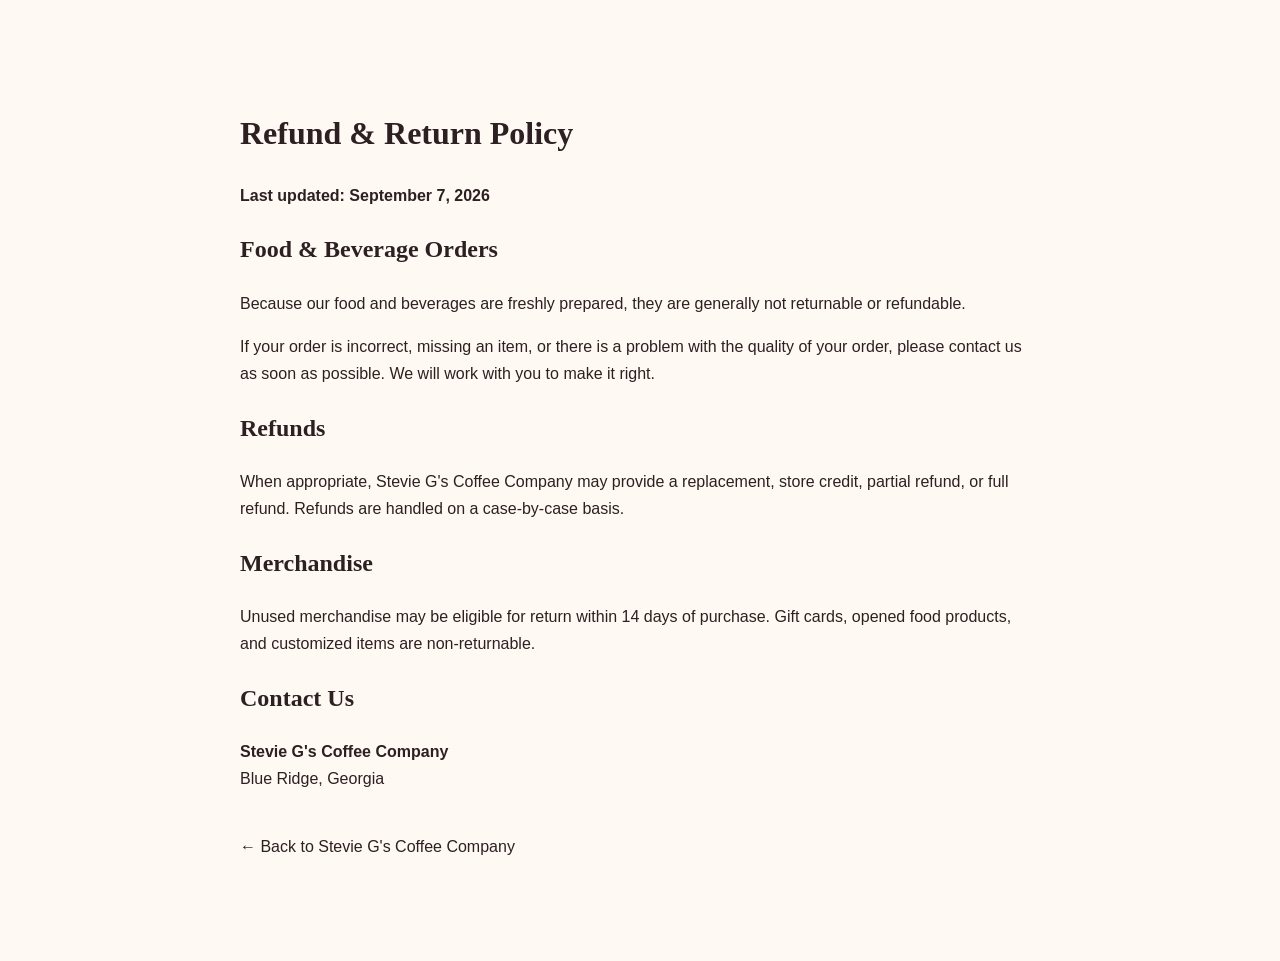
<file: refunds.html>
<!DOCTYPE html>
<html lang="en">
<head>
  <meta charset="UTF-8">
  <meta name="viewport" content="width=device-width, initial-scale=1.0">
  <title>Refund & Return Policy | Stevie G's Coffee Company</title>
  <link rel="stylesheet" href="styles.css">
</head>

<body>

<main style="max-width: 850px; margin: 60px auto; padding: 25px; line-height: 1.7;">

  <h1>Refund & Return Policy</h1>
  <p><strong>Last updated: September 7, 2026</strong></p>

  <h2>Food & Beverage Orders</h2>
  <p>
    Because our food and beverages are freshly prepared, they are
    generally not returnable or refundable.
  </p>

  <p>
    If your order is incorrect, missing an item, or there is a problem
    with the quality of your order, please contact us as soon as possible.
    We will work with you to make it right.
  </p>

  <h2>Refunds</h2>
  <p>
    When appropriate, Stevie G's Coffee Company may provide a replacement,
    store credit, partial refund, or full refund. Refunds are handled
    on a case-by-case basis.
  </p>

  <h2>Merchandise</h2>
  <p>
    Unused merchandise may be eligible for return within 14 days of
    purchase. Gift cards, opened food products, and customized items
    are non-returnable.
  </p>

  <h2>Contact Us</h2>
  <p>
    <strong>Stevie G's Coffee Company</strong><br>
    Blue Ridge, Georgia
  </p>

  <p style="margin-top:40px;">
    <a href="index.html">← Back to Stevie G's Coffee Company</a>
  </p>

</main>

</body>
</html>
</file>
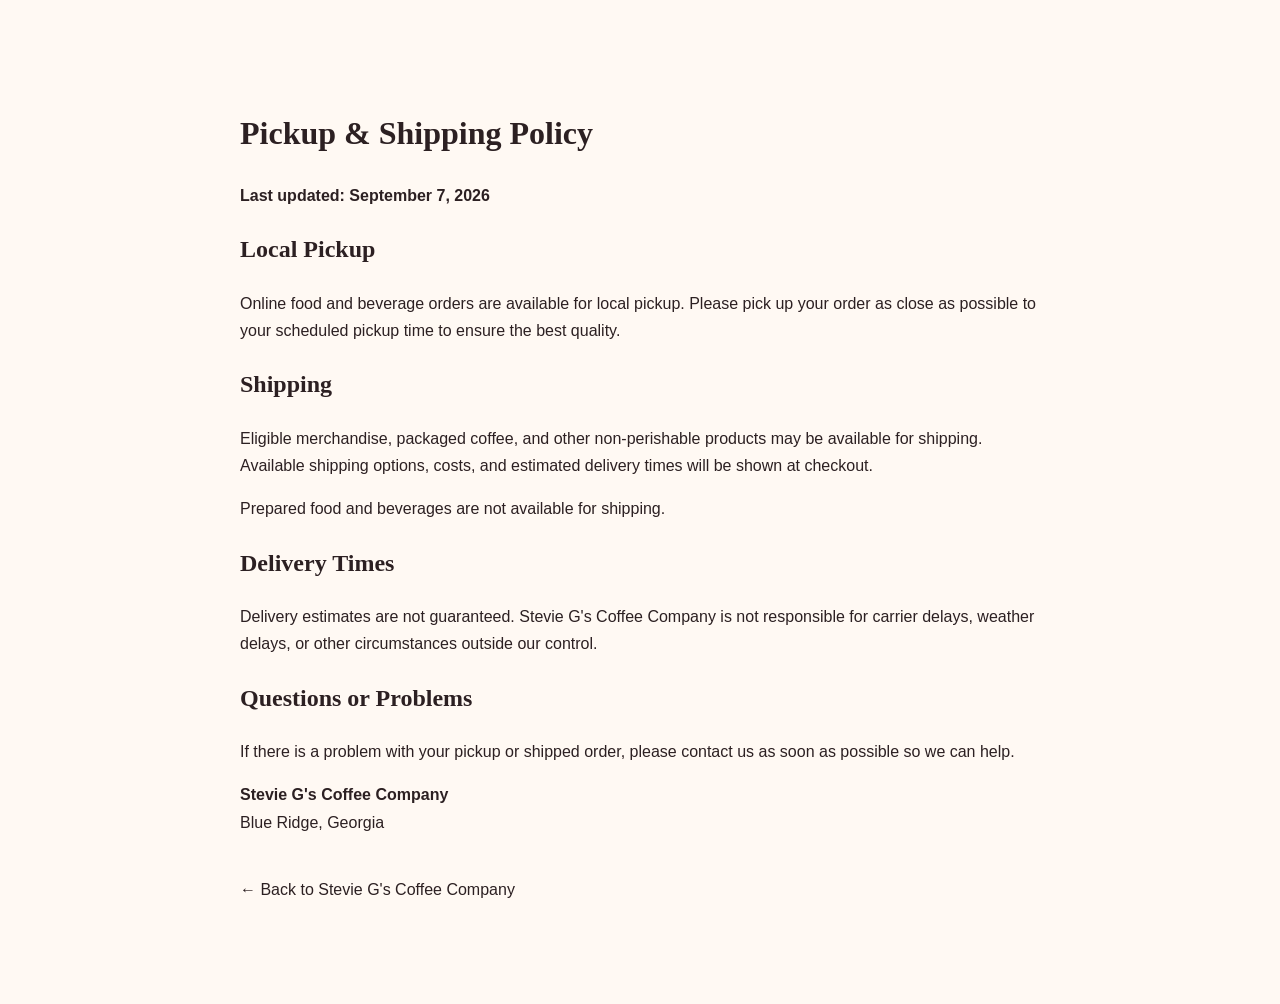
<file: shipping.html>
<!DOCTYPE html>
<html lang="en">
<head>
  <meta charset="UTF-8">
  <meta name="viewport" content="width=device-width, initial-scale=1.0">
  <title>Pickup & Shipping Policy | Stevie G's Coffee Company</title>
  <link rel="stylesheet" href="styles.css">
</head>

<body>

<main style="max-width: 850px; margin: 60px auto; padding: 25px; line-height: 1.7;">

  <h1>Pickup & Shipping Policy</h1>
  <p><strong>Last updated: September 7, 2026</strong></p>

  <h2>Local Pickup</h2>
  <p>
    Online food and beverage orders are available for local pickup.
    Please pick up your order as close as possible to your scheduled
    pickup time to ensure the best quality.
  </p>

  <h2>Shipping</h2>
  <p>
    Eligible merchandise, packaged coffee, and other non-perishable
    products may be available for shipping. Available shipping options,
    costs, and estimated delivery times will be shown at checkout.
  </p>

  <p>
    Prepared food and beverages are not available for shipping.
  </p>

  <h2>Delivery Times</h2>
  <p>
    Delivery estimates are not guaranteed. Stevie G's Coffee Company
    is not responsible for carrier delays, weather delays, or other
    circumstances outside our control.
  </p>

  <h2>Questions or Problems</h2>
  <p>
    If there is a problem with your pickup or shipped order, please
    contact us as soon as possible so we can help.
  </p>

  <p>
    <strong>Stevie G's Coffee Company</strong><br>
    Blue Ridge, Georgia
  </p>

  <p style="margin-top:40px;">
    <a href="index.html">← Back to Stevie G's Coffee Company</a>
  </p>

</main>

</body>
</html>
</file>
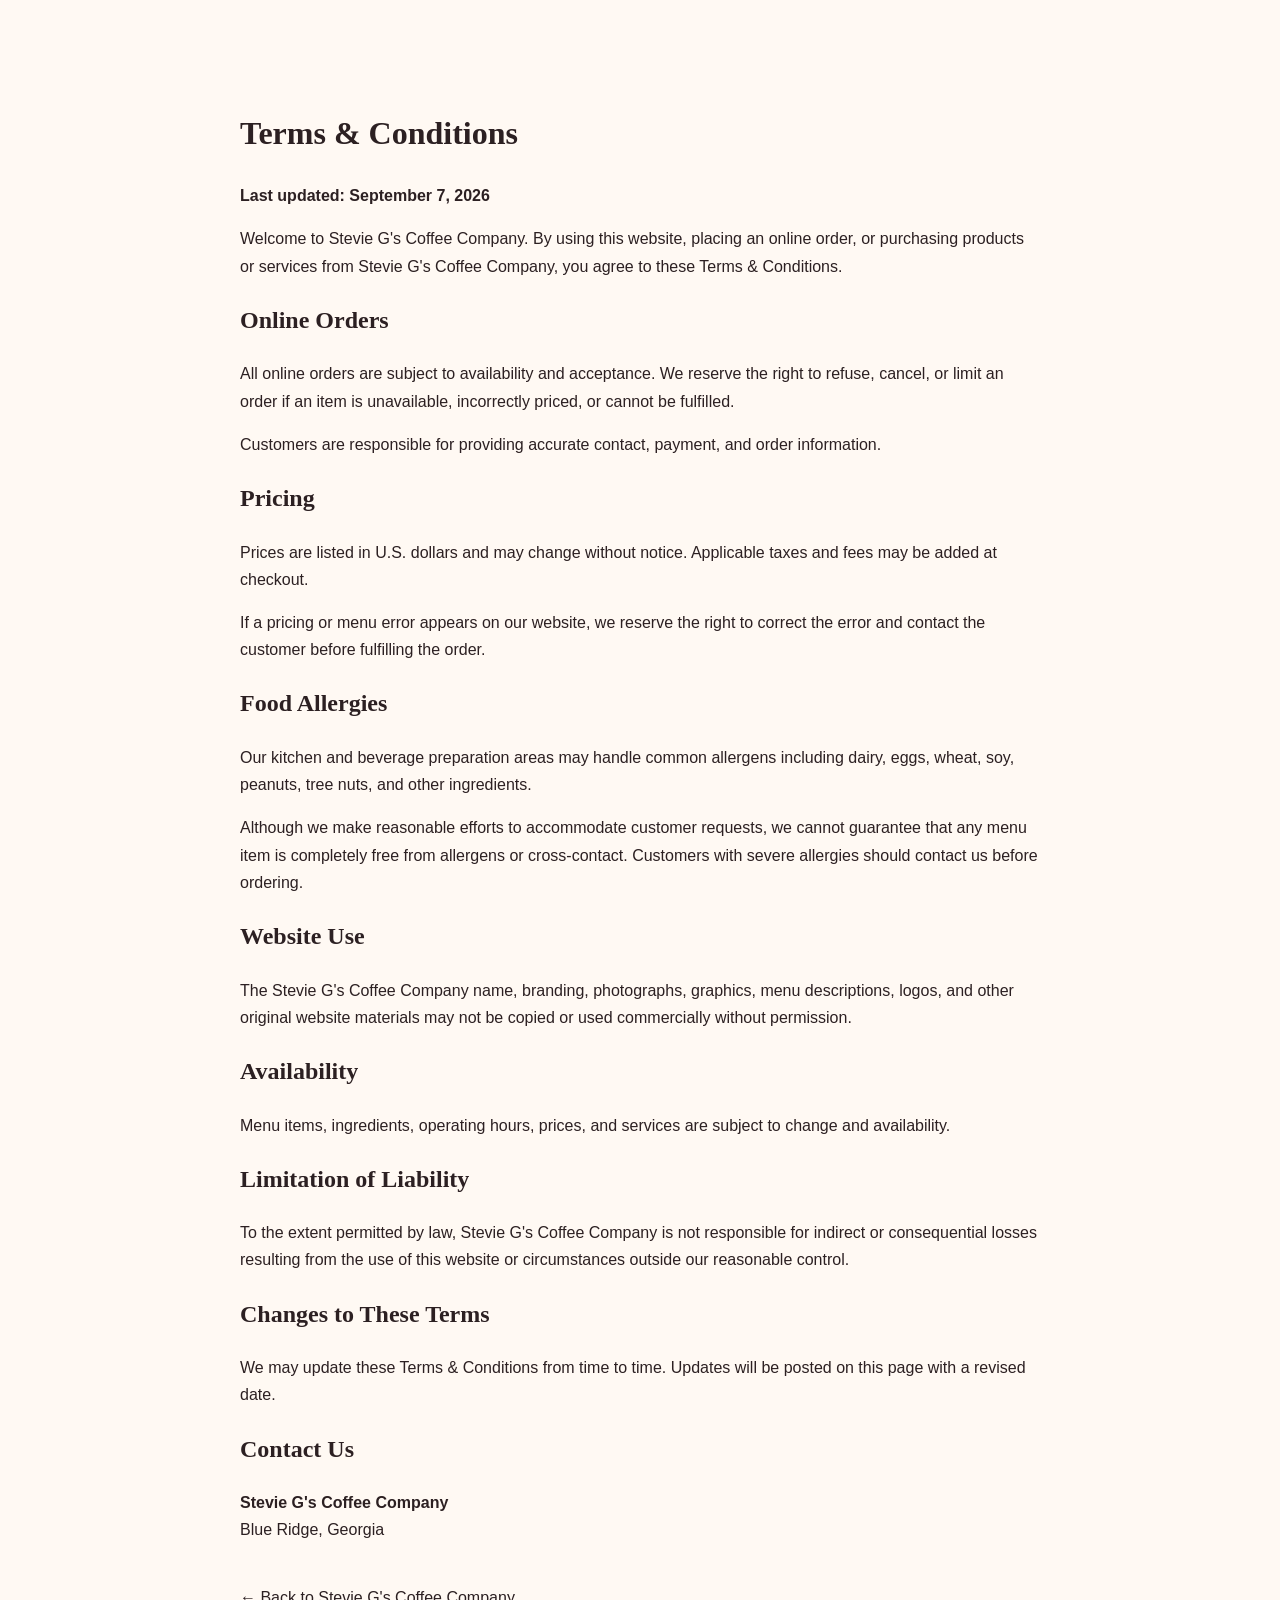
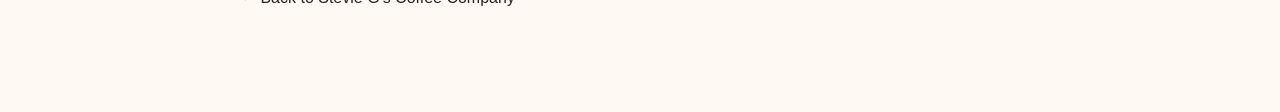
<file: terms.html>
<!DOCTYPE html>
<html lang="en">
<head>
  <meta charset="UTF-8">
  <meta name="viewport" content="width=device-width, initial-scale=1.0">
  <title>Terms & Conditions | Stevie G's Coffee Company</title>
  <link rel="stylesheet" href="styles.css">
</head>

<body>

<main style="max-width: 850px; margin: 60px auto; padding: 25px; line-height: 1.7;">

  <h1>Terms & Conditions</h1>
  <p><strong>Last updated: September 7, 2026</strong></p>

  <p>
    Welcome to Stevie G's Coffee Company. By using this website,
    placing an online order, or purchasing products or services from
    Stevie G's Coffee Company, you agree to these Terms & Conditions.
  </p>

  <h2>Online Orders</h2>
  <p>
    All online orders are subject to availability and acceptance.
    We reserve the right to refuse, cancel, or limit an order if an
    item is unavailable, incorrectly priced, or cannot be fulfilled.
  </p>

  <p>
    Customers are responsible for providing accurate contact,
    payment, and order information.
  </p>

  <h2>Pricing</h2>
  <p>
    Prices are listed in U.S. dollars and may change without notice.
    Applicable taxes and fees may be added at checkout.
  </p>

  <p>
    If a pricing or menu error appears on our website, we reserve the
    right to correct the error and contact the customer before
    fulfilling the order.
  </p>

  <h2>Food Allergies</h2>
  <p>
    Our kitchen and beverage preparation areas may handle common
    allergens including dairy, eggs, wheat, soy, peanuts, tree nuts,
    and other ingredients.
  </p>

  <p>
    Although we make reasonable efforts to accommodate customer
    requests, we cannot guarantee that any menu item is completely
    free from allergens or cross-contact. Customers with severe
    allergies should contact us before ordering.
  </p>

  <h2>Website Use</h2>
  <p>
    The Stevie G's Coffee Company name, branding, photographs,
    graphics, menu descriptions, logos, and other original website
    materials may not be copied or used commercially without
    permission.
  </p>

  <h2>Availability</h2>
  <p>
    Menu items, ingredients, operating hours, prices, and services
    are subject to change and availability.
  </p>

  <h2>Limitation of Liability</h2>
  <p>
    To the extent permitted by law, Stevie G's Coffee Company is not
    responsible for indirect or consequential losses resulting from
    the use of this website or circumstances outside our reasonable
    control.
  </p>

  <h2>Changes to These Terms</h2>
  <p>
    We may update these Terms & Conditions from time to time.
    Updates will be posted on this page with a revised date.
  </p>

  <h2>Contact Us</h2>
  <p>
    <strong>Stevie G's Coffee Company</strong><br>
    Blue Ridge, Georgia
  </p>

  <p style="margin-top:40px;">
    <a href="index.html">← Back to Stevie G's Coffee Company</a>
  </p>

</main>

</body>
</html>
</file>
<file: styles.css>
:root{--ink:#2c2022;--berry:#a90f2d;--rose:#df496b;--blush:#faeee9;--cream:#fff9f3;--soft:#f4c8d0;--max:1180px}
*{box-sizing:border-box}html{scroll-behavior:smooth}body{margin:0;background:var(--cream);color:var(--ink);font-family:"DM Sans",sans-serif}a{text-decoration:none;color:inherit}img{max-width:100%;display:block}.hidden{display:none!important}.site-header{width:min(var(--max),calc(100% - 32px));margin:auto;padding:18px 0;display:flex;align-items:center;justify-content:space-between;position:relative;z-index:10}.brand{display:flex;align-items:center;gap:12px}.brand img{width:54px;height:54px;border-radius:50%;object-fit:cover}.brand span{display:flex;flex-direction:column}.brand strong,h1,h2,h3,blockquote{font-family:"Playfair Display",serif}.brand small{font-size:9px;letter-spacing:.2em;text-transform:uppercase}.site-nav{display:flex;gap:26px;font-size:14px;font-weight:700}.menu-toggle{display:none;border:0;background:none;font-size:26px}.hero{width:min(var(--max),calc(100% - 32px));margin:14px auto 64px;display:grid;grid-template-columns:1.08fr .92fr;min-height:640px;border-radius:30px;overflow:hidden;box-shadow:0 24px 60px rgba(85,34,44,.12)}.hero-copy{background:var(--blush);padding:72px 60px;display:flex;flex-direction:column;justify-content:center}.eyebrow{font-size:11px;font-weight:800;letter-spacing:.2em}.hero h1{font-size:clamp(52px,7vw,90px);line-height:.94;margin:12px 0 26px}.hero h1 em,h2 em{color:var(--berry)}.hero-lede{font-size:18px;line-height:1.7}.hero-actions{display:flex;gap:12px;flex-wrap:wrap;margin-top:22px}.button{display:inline-flex;padding:13px 20px;border-radius:999px;font-size:14px;font-weight:800}.primary{background:var(--berry);color:#fff}.secondary{border:1px solid var(--ink)}.cream{background:var(--cream);color:var(--berry)}.quick{display:grid;grid-template-columns:1fr 1fr;gap:20px;border-top:1px solid rgba(0,0,0,.12);padding-top:24px;margin-top:40px}.quick span,.details span,.contact-card span{display:block;font-size:9px;letter-spacing:.18em;font-weight:800;margin-bottom:7px}.hero-photo{background:linear-gradient(145deg,#c92146,#8f0b27);display:grid;place-items:center;padding:50px}.hero-photo img{width:min(470px,95%);aspect-ratio:1;border-radius:50%;object-fit:cover;box-shadow:0 28px 70px rgba(46,7,16,.24)}.ticker{overflow:hidden;white-space:nowrap;border-block:1px solid rgba(0,0,0,.12);padding:16px 0;font-size:11px;font-weight:800;letter-spacing:.16em}.ticker div{width:max-content}.welcome,.story,.visit,.contact,.gallery{width:min(var(--max),100%);margin:auto;padding:105px 24px}.welcome{display:grid;grid-template-columns:1fr 1fr;gap:80px;align-items:end}.welcome h2,.heading h2,.story h2,.visit h2,.contact h2,.hours-strip h2{font-size:clamp(42px,5vw,68px);line-height:1.04;margin:10px 0}.welcome>p{font-size:17px;line-height:1.75}.menu-section{background:var(--ink);color:var(--cream);padding:105px 24px}.heading{max-width:760px;margin:0 auto 50px;text-align:center}.heading p:last-child{line-height:1.7}.light p:last-child{color:rgba(255,255,255,.7)}.menu-sections{width:min(var(--max),100%);margin:auto;display:grid;grid-template-columns:repeat(2,1fr);gap:16px}.menu-box{background:#fff9f3;color:var(--ink);border-radius:22px;padding:34px}.menu-box h3{font-size:30px;margin:0 0 22px}.menu-item{display:flex;justify-content:space-between;gap:20px;padding:13px 0;border-top:1px solid rgba(0,0,0,.1)}.menu-item:first-of-type{border-top:0}.menu-item strong{display:block}.menu-item small{display:block;margin-top:4px;opacity:.65;line-height:1.4}.empty-note{opacity:.6;font-style:italic}.story{display:grid;grid-template-columns:1.1fr .9fr;gap:18px}.story-copy{background:var(--blush);padding:64px;border-radius:26px}.story-copy p{font-size:17px;line-height:1.75}.story-logo{background:var(--rose);border-radius:26px;padding:50px;display:flex;flex-direction:column;justify-content:flex-end}.story-logo img{width:170px;height:170px;border-radius:50%;object-fit:cover;margin-bottom:auto}.story-logo blockquote{font-size:46px;margin:30px 0 0}.hours-strip{background:var(--berry);color:#fff;padding:70px max(24px,calc((100vw - var(--max))/2));display:flex;justify-content:space-between;align-items:end;gap:30px}.hours-strip h2{white-space:pre-line}.visit{display:grid;grid-template-columns:1.05fr .95fr;gap:18px}.visit-card{border:1px solid var(--ink);border-radius:26px;padding:62px}.details{display:grid;grid-template-columns:1fr 1fr;gap:28px;margin:40px 0}.details strong,.details a{line-height:1.6}.map-card{min-height:520px;border-radius:26px;background:var(--soft);display:flex;flex-direction:column;justify-content:center;align-items:center;font-family:"Playfair Display",serif}.map-card .pin{font-size:60px;color:var(--berry)}.map-card strong{font-size:42px}.map-card span{letter-spacing:.2em}.gallery-grid{display:grid;grid-template-columns:repeat(3,1fr);gap:14px}.gallery-grid img{width:100%;height:320px;object-fit:cover;border-radius:20px}.gallery-empty{grid-column:1/-1;border:1px dashed rgba(169,15,45,.35);border-radius:22px;padding:70px 20px;text-align:center}.contact{display:grid;grid-template-columns:1fr 1fr;gap:70px;align-items:center;background:var(--blush);max-width:none;padding-inline:max(24px,calc((100vw - var(--max))/2))}.contact>div:first-child>p:last-child{font-size:17px}.contact-card{background:#fff;border-radius:22px;padding:38px}.contact-card>a{font-family:"Playfair Display",serif;font-size:24px;word-break:break-word}.social-links{display:flex;gap:10px;margin-top:24px;flex-wrap:wrap}.social-links a{border:1px solid var(--ink);border-radius:999px;padding:9px 14px;font-size:13px;font-weight:700}footer{background:var(--ink);color:var(--cream);padding:40px max(24px,calc((100vw - var(--max))/2));display:flex;justify-content:space-between;gap:30px;align-items:center;font-size:12px}.footer-brand{display:flex;gap:12px;align-items:center}.footer-brand img{width:52px;height:52px;border-radius:50%;object-fit:cover}
@media(max-width:900px){.menu-toggle{display:block}.site-nav{display:none;position:absolute;top:76px;left:0;right:0;background:var(--cream);padding:20px;border-radius:16px;box-shadow:0 20px 50px rgba(0,0,0,.12);flex-direction:column}.site-nav.open{display:flex}.hero,.welcome,.story,.visit,.contact{grid-template-columns:1fr}.hero-copy{padding:55px 36px}.hero-photo{min-height:450px}.menu-sections{grid-template-columns:1fr}.welcome{gap:24px}.contact{gap:25px}.gallery-grid{grid-template-columns:1fr 1fr}footer{flex-direction:column;align-items:flex-start}}
@media(max-width:560px){.brand span{display:none}.hero{width:calc(100% - 20px)}.hero-copy{padding:44px 24px}.hero h1{font-size:50px}.quick,.details{grid-template-columns:1fr}.hero-photo{min-height:360px;padding:30px}.welcome,.story,.visit,.gallery{padding:75px 20px}.story-copy,.story-logo,.visit-card{padding:34px 26px}.gallery-grid{grid-template-columns:1fr}.gallery-grid img{height:260px}.hours-strip{flex-direction:column;align-items:flex-start}.contact{padding-block:75px}}

/* Keep contact email from breaking awkwardly */
.hero-motto {
  margin: 28px 0 -16px;
  color: var(--berry);
  font-family: "Playfair Display", serif;
  font-size: clamp(20px, 2vw, 25px);
  font-style: italic;
  font-weight: 600;
  letter-spacing: .02em;
}

@media (max-width: 560px) {
  .hero-motto {
    margin-top: 24px;
  }
}

#contact-email {
  white-space: nowrap;
  font-size: clamp(16px, 2vw, 24px);
}

@media (max-width: 560px) {
  #contact-email {
    font-size: 14px;
  }
}

/* Stevie G's Perks signup */
.deals-tab{position:fixed;right:0;top:56%;z-index:30;border:0;border-radius:16px 0 0 16px;background:var(--berry);color:#fff;padding:15px 13px;box-shadow:0 12px 34px rgba(63,19,28,.28);cursor:pointer;display:flex;flex-direction:column;gap:2px;text-align:left;transform:translateX(0);transition:transform .2s ease,background .2s ease}.deals-tab:hover{background:#8f0b27;transform:translateX(-3px)}.deals-tab:focus-visible,.deals-close:focus-visible,.deals-dialog input:focus-visible{outline:3px solid var(--rose);outline-offset:3px}.deals-tab span{font-family:"Playfair Display",serif;font-size:16px;font-weight:700}.deals-tab small{font-size:9px;letter-spacing:.08em;text-transform:uppercase}.deals-overlay{position:fixed;inset:0;z-index:40;background:rgba(44,32,34,.68);padding:20px;place-items:center;backdrop-filter:blur(5px)}.deals-overlay:not([hidden]){display:grid;animation:deals-fade .25s ease}.deals-dialog{position:relative;width:min(590px,100%);max-height:calc(100vh - 40px);overflow:auto;background:var(--cream);border-radius:28px;padding:46px 48px 38px;box-shadow:0 30px 90px rgba(31,12,17,.35);background-image:radial-gradient(circle at 100% 0,rgba(244,200,208,.68),transparent 38%);animation:deals-rise .35s cubic-bezier(.2,.8,.2,1)}.deals-close{position:absolute;right:18px;top:16px;border:1px solid rgba(44,32,34,.22);background:rgba(255,249,243,.8);color:var(--ink);width:38px;height:38px;border-radius:50%;font-size:25px;line-height:1;cursor:pointer}.deals-stamp{width:65px;height:65px;border-radius:50%;display:grid;place-items:center;background:var(--berry);color:#fff;font-family:"Playfair Display",serif;font-size:25px;font-style:italic;box-shadow:inset 0 0 0 5px var(--berry),inset 0 0 0 6px rgba(255,255,255,.55);transform:rotate(-7deg);margin-bottom:22px}.deals-dialog h2{font-size:clamp(39px,7vw,58px);line-height:1;margin:8px 0 14px}.deals-dialog>p:not(.eyebrow){line-height:1.65;margin:0 0 24px;max-width:470px}.deals-fields{display:grid;grid-template-columns:1fr auto 1fr;gap:12px;align-items:end}.deals-fields label>span{display:block;font-size:11px;font-weight:800;letter-spacing:.08em;text-transform:uppercase;margin-bottom:7px}.deals-dialog input[type=email],.deals-dialog input[type=tel]{width:100%;border:1px solid rgba(44,32,34,.3);border-radius:12px;background:#fff;padding:13px 14px;color:var(--ink);font:inherit}.field-divider{padding-bottom:13px;font-family:"Playfair Display",serif;font-style:italic;color:rgba(44,32,34,.6)}.bot-field{position:absolute!important;left:-10000px!important;width:1px!important;height:1px!important;overflow:hidden!important}.consent-row{display:flex;align-items:flex-start;gap:10px;margin-top:17px;font-size:11px;line-height:1.5;color:rgba(44,32,34,.75)}.consent-row input{width:17px;height:17px;flex:0 0 auto;margin:1px 0;accent-color:var(--berry)}.form-error{color:#8f0b27;font-size:13px;font-weight:700;margin:12px 0 0!important}.deals-submit{border:0;margin-top:20px;cursor:pointer;font-family:inherit}.deals-submit:disabled{opacity:.65;cursor:wait}.deals-fine-print{font-size:11px;margin:10px 0 0!important;color:rgba(44,32,34,.6)}.deals-success strong{display:block;font-family:"Playfair Display",serif;font-size:38px;color:var(--berry)}.deals-success p{line-height:1.6}.deals-success .button{background:transparent;cursor:pointer}.deals-lock{overflow:hidden}@keyframes deals-fade{from{opacity:0}to{opacity:1}}@keyframes deals-rise{from{opacity:0;transform:translateY(24px) scale(.98)}to{opacity:1;transform:none}}@media(max-width:560px){.deals-tab{top:auto;bottom:18px;right:12px;border-radius:999px;padding:12px 17px}.deals-tab small{display:none}.deals-dialog{padding:38px 24px 28px;border-radius:22px}.deals-fields{grid-template-columns:1fr}.field-divider{padding:0;text-align:center}.deals-stamp{width:54px;height:54px;font-size:21px;margin-bottom:16px}}@media(prefers-reduced-motion:reduce){.deals-tab,.deals-overlay:not([hidden]),.deals-dialog{animation:none;transition:none}}
.contact-card {
  min-width: 360px;
}

/* Employment application */
.nav-apply{background:var(--berry);color:#fff;padding:9px 16px;border-radius:999px;margin-top:-9px;margin-bottom:-9px}.back-link{font-size:13px;font-weight:800;border-bottom:1px solid var(--ink);padding-bottom:3px}.application-page{background:var(--blush)}.application-header{padding-bottom:30px}.application-main{width:min(var(--max),calc(100% - 32px));margin:0 auto 80px;display:grid;grid-template-columns:.78fr 1.22fr;gap:18px;align-items:start}.application-intro{position:sticky;top:24px;min-height:650px;background:var(--berry);color:#fff;border-radius:28px;padding:64px 54px;overflow:hidden}.application-intro:after{content:"SG";position:absolute;right:-25px;bottom:-70px;font-family:"Playfair Display",serif;font-size:220px;font-style:italic;color:rgba(255,255,255,.08);transform:rotate(-8deg)}.application-intro h1{font-size:clamp(48px,6vw,76px);line-height:.98;margin:16px 0 28px}.application-intro h1 em{color:var(--soft)}.application-intro>p:not(.eyebrow){font-size:17px;line-height:1.7;max-width:440px}.application-note{border-top:1px solid rgba(255,255,255,.35);margin-top:48px;padding-top:24px}.application-note span{display:block;font-size:9px;letter-spacing:.18em;font-weight:800;margin-bottom:8px}.application-note strong{line-height:1.6}.application-form-wrap{background:var(--cream);border-radius:28px;padding:58px 62px;box-shadow:0 24px 60px rgba(85,34,44,.1)}.form-heading{border-bottom:1px solid rgba(44,32,34,.14);padding-bottom:28px;margin-bottom:34px}.form-heading h2{font-size:clamp(38px,5vw,56px);line-height:1;margin:10px 0}.form-heading>p:last-child{font-size:13px;opacity:.68}.job-application fieldset{border:0;padding:0;margin:0 0 42px}.job-application legend{font-family:"Playfair Display",serif;font-size:28px;font-weight:700;margin-bottom:22px}.form-grid{display:grid;gap:20px}.two-column{grid-template-columns:1fr 1fr}.job-application label>span,.field-label{display:block;font-size:11px;font-weight:800;letter-spacing:.07em;text-transform:uppercase;margin-bottom:8px}.job-application input:not([type=checkbox]),.job-application select,.job-application textarea{width:100%;border:1px solid rgba(44,32,34,.28);border-radius:12px;background:#fff;padding:13px 14px;color:var(--ink);font:inherit;transition:border-color .2s ease,box-shadow .2s ease}.job-application textarea{resize:vertical;line-height:1.5}.job-application input:focus,.job-application select:focus,.job-application textarea:focus{outline:0;border-color:var(--berry);box-shadow:0 0 0 3px rgba(169,15,45,.12)}.full-field{display:block;margin-top:20px}.availability-group{margin-top:24px}.check-grid{display:grid;grid-template-columns:repeat(3,1fr);gap:10px}.check-grid label{display:flex;align-items:center;gap:8px;background:var(--blush);border-radius:10px;padding:11px;font-size:13px}.check-grid input,.certification-row input{accent-color:var(--berry);width:17px;height:17px;flex:0 0 auto}.certification-row{display:flex;align-items:flex-start;gap:11px;font-size:13px;line-height:1.5;padding:18px;border:1px solid rgba(44,32,34,.16);border-radius:12px}.certification-row span{font-size:13px!important;letter-spacing:0!important;text-transform:none!important;margin:0!important}.application-submit{border:0;cursor:pointer;margin-top:24px;font-family:inherit;font-size:15px;padding:15px 24px}.form-privacy{font-size:11px;line-height:1.6;color:rgba(44,32,34,.65);margin-top:15px}.application-footer{background:var(--ink)}.thanks-page{min-height:100vh;display:grid;place-items:center;padding:24px;background:var(--blush);background-image:radial-gradient(circle at 85% 10%,rgba(244,200,208,.8),transparent 35%)}.thanks-card{width:min(680px,100%);text-align:center;background:var(--cream);border-radius:30px;padding:70px 55px;box-shadow:0 28px 80px rgba(85,34,44,.14)}.thanks-card img{width:110px;height:110px;border-radius:50%;object-fit:cover;margin:0 auto 28px}.thanks-card h1{font-size:clamp(46px,8vw,72px);line-height:1;margin:12px 0 22px}.thanks-card>p:not(.eyebrow){font-size:17px;line-height:1.7;max-width:520px;margin:0 auto 28px}
@media(max-width:900px){.nav-apply{margin:0;width:max-content}.application-main{grid-template-columns:1fr}.application-intro{position:relative;top:auto;min-height:0}.application-form-wrap{padding:48px 38px}}
@media(max-width:560px){.application-main{width:calc(100% - 20px);margin-bottom:50px}.application-intro{padding:45px 26px}.application-form-wrap{padding:38px 22px}.two-column,.check-grid{grid-template-columns:1fr}.thanks-card{padding:52px 24px}.application-header .back-link{font-size:11px}}

#contact-email {
  display: block;
  white-space: nowrap !important;
  overflow-wrap: normal !important;
  word-break: normal !important;
}

@media (max-width: 560px) {
  .contact-card {
    min-width: 0;
    width: 100%;
  }

  #contact-email {
    font-size: 13px;
  }
}
</file>
